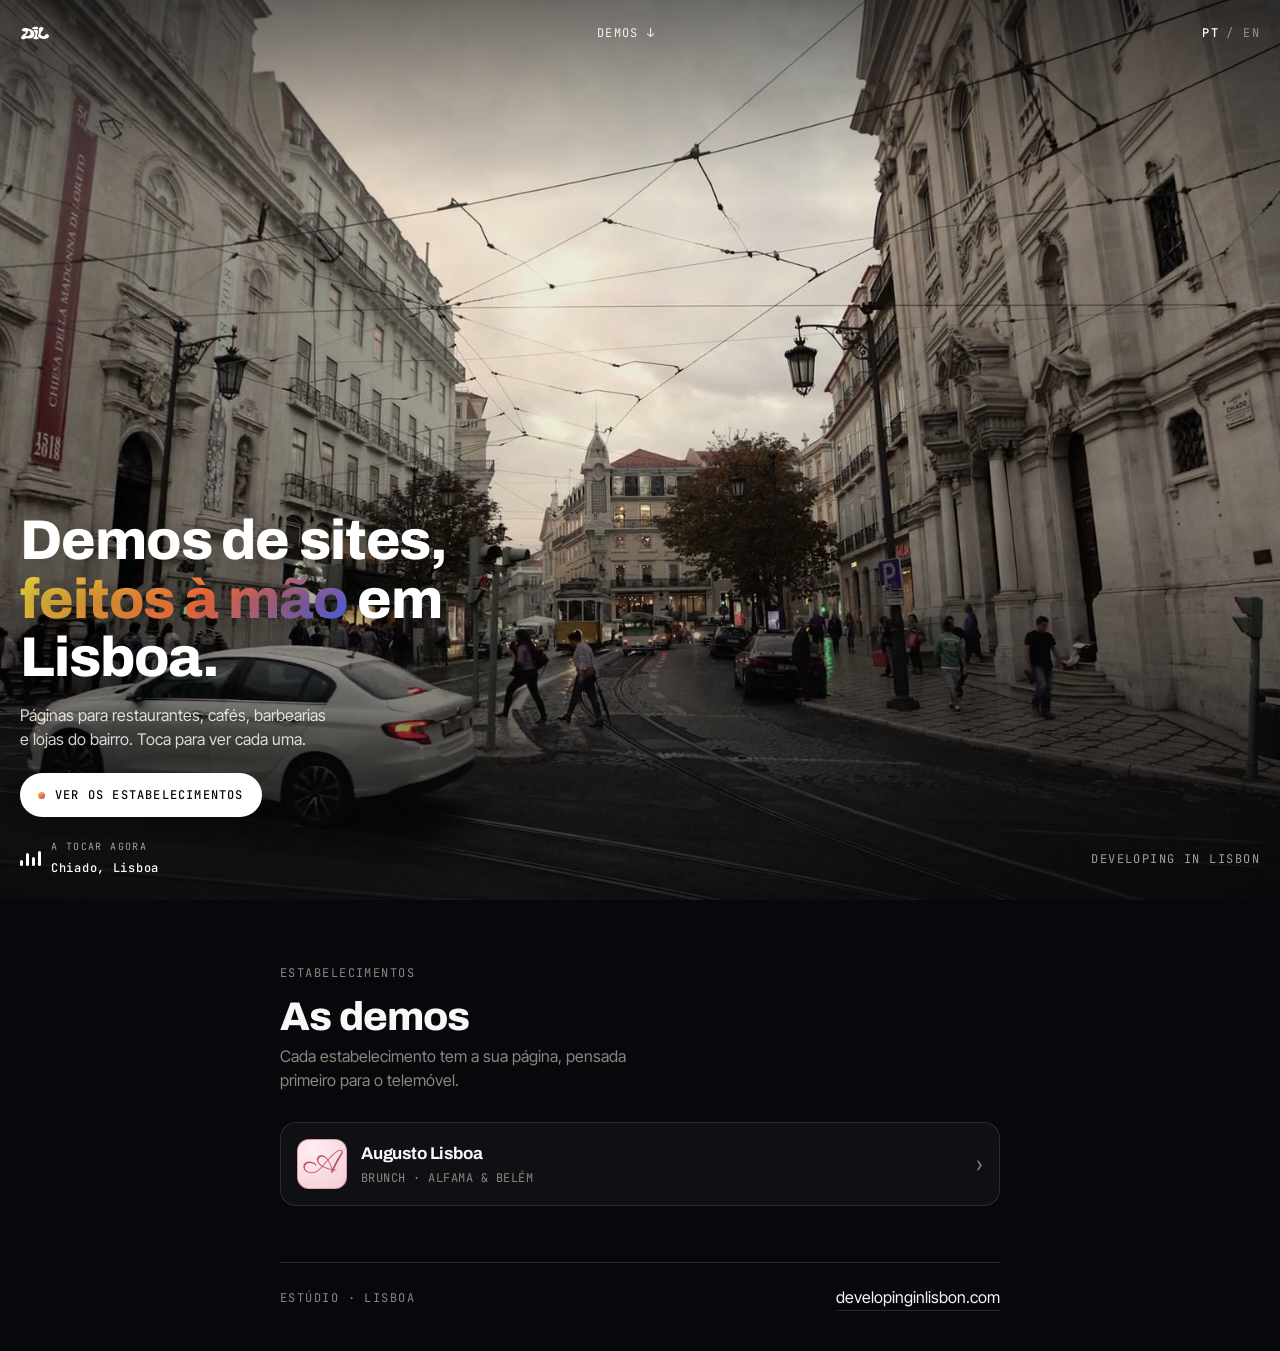
<file: index.html>
<!doctype html>
<html lang="pt">
<head>
<meta charset="utf-8">
<meta name="viewport" content="width=device-width, initial-scale=1">
<title>Developing in Lisbon · Demos</title>
<meta name="description" content="Demos de sites para negócios locais de Lisboa — restaurantes, cafés, barbearias e lojas. Desenhados e programados à mão pelo estúdio Developing in Lisbon.">
<meta name="theme-color" content="#07080b">
<meta name="color-scheme" content="dark">
<meta property="og:title" content="Developing in Lisbon · Demos">
<meta property="og:description" content="Demos de sites para negócios locais de Lisboa, feitos à mão.">
<meta property="og:locale" content="pt_PT">
<link rel="icon" href="assets/dil-logo.svg" type="image/svg+xml">
<link rel="preconnect" href="https://fonts.googleapis.com">
<link rel="preconnect" href="https://fonts.gstatic.com" crossorigin>
<link href="https://fonts.googleapis.com/css2?family=Archivo:wght@500;600;700;800;900&family=Inter+Tight:wght@400;500;600&family=JetBrains+Mono:wght@400;500&family=Parisienne&display=swap" rel="stylesheet">
<style>
  :root{
    --bg:#07080b;
    --ink:#f9f8f8;
    --muted:#8a877f;
    --line:rgba(249,248,248,.12);
    --surface:rgba(249,248,248,.035);
    --surface-2:rgba(249,248,248,.06);
    --grad:linear-gradient(140deg,#ebe23e 0%,#ff6e3e 55%,#4365ff 100%);
    --sans:"Inter Tight",system-ui,-apple-system,sans-serif;
    --disp:"Archivo","Inter Tight",system-ui,sans-serif;
    --mono:"JetBrains Mono",ui-monospace,SFMono-Regular,Menlo,monospace;
  }
  *{box-sizing:border-box}
  html,body{margin:0; width:100%; overflow-x:hidden}
  html{scroll-behavior:smooth; background:var(--bg); -webkit-text-size-adjust:100%}
  body{
    background:var(--bg); color:var(--ink); font-family:var(--sans); min-height:100svh;
    line-height:1.5; -webkit-font-smoothing:antialiased; text-rendering:optimizeLegibility;
  }
  .mono{font-family:var(--mono); font-size:12px; letter-spacing:.12em; text-transform:uppercase}

  /* ---------- HERO ---------- */
  .hero{position:relative; height:100svh; min-height:600px; width:100%; overflow:hidden}
  .hero video,.hero .poster{
    position:absolute; inset:0; width:100%; height:100%; object-fit:cover; z-index:0;
  }
  .hero .scrim{
    position:absolute; inset:0; z-index:1; pointer-events:none;
    background:
      linear-gradient(180deg, rgba(7,8,11,.55) 0%, rgba(7,8,11,0) 22%),
      linear-gradient(0deg, rgba(7,8,11,.78) 0%, rgba(7,8,11,.08) 42%);
  }
  .hero-inner{position:relative; z-index:2; height:100%; display:flex; flex-direction:column;
    padding:18px 20px calc(18px + env(safe-area-inset-bottom)); }

  .topbar{display:flex; align-items:center; gap:12px}
  .logo{height:30px; width:auto; color:#fff; flex:none}
  .logo svg{height:100%; width:auto; display:block}
  .topbar .center{flex:1; text-align:center; color:#fff; opacity:.9}
  .lang{color:#fff; display:flex; gap:7px; align-items:center; flex:none}
  .lang b{font-weight:500}
  .lang .off{opacity:.45}

  .hero-mid{flex:1}
  .headline{
    font-family:var(--disp); font-weight:800; color:#fff;
    font-size:clamp(30px,8.2vw,56px); line-height:1.04; letter-spacing:-.02em;
    max-width:16ch; margin:0; text-shadow:0 2px 30px rgba(0,0,0,.35);
  }
  .headline .g{
    background:var(--grad); -webkit-background-clip:text; background-clip:text; color:transparent;
  }
  .hero-sub{margin:16px 0 22px; color:rgba(255,255,255,.82); font-size:16px; max-width:34ch}
  .cta{
    display:inline-flex; align-items:center; gap:10px; text-decoration:none;
    background:#fff; color:#07080b; font-family:var(--mono); font-size:12px; letter-spacing:.1em;
    text-transform:uppercase; padding:13px 18px; border-radius:999px; font-weight:500;
  }
  .cta .dot{width:7px; height:7px; border-radius:50%; background:var(--grad)}

  .statusbar{display:flex; align-items:center; justify-content:space-between; margin-top:22px; color:#fff}
  .nowplaying{display:flex; align-items:center; gap:10px}
  .eq{display:flex; align-items:flex-end; gap:3px; height:15px}
  .eq span{width:3px; background:#fff; border-radius:2px; animation:eq 1s ease-in-out infinite}
  .eq span:nth-child(1){height:40%; animation-delay:-.2s}
  .eq span:nth-child(2){height:90%; animation-delay:-.5s}
  .eq span:nth-child(3){height:60%; animation-delay:-.1s}
  .eq span:nth-child(4){height:100%; animation-delay:-.7s}
  @keyframes eq{0%,100%{transform:scaleY(.35)}50%{transform:scaleY(1)}}
  .np-text small{display:block; opacity:.6; font-size:10px; letter-spacing:.14em}
  .np-text b{font-family:var(--mono); font-size:12px; font-weight:500; letter-spacing:.06em}
  @media (prefers-reduced-motion:reduce){.eq span{animation:none}}

  /* ---------- DEMOS ---------- */
  .demos{max-width:760px; margin:0 auto; padding:64px 20px 0}
  .eyebrow{color:var(--muted); margin-bottom:14px}
  .demos h2{
    font-family:var(--disp); font-weight:800; font-size:clamp(26px,6vw,40px);
    letter-spacing:-.02em; margin:0 0 6px; line-height:1.05;
  }
  .demos .lead{color:var(--muted); font-size:16px; margin:0 0 30px; max-width:40ch}

  .grid{display:grid; gap:12px}
  a.card{
    display:block; text-decoration:none; color:inherit; position:relative;
    background:var(--surface); border:1px solid var(--line); border-radius:16px;
    padding:16px; transition:background .15s ease, border-color .15s ease, transform .15s ease;
  }
  a.card:hover{background:var(--surface-2); border-color:rgba(255,110,62,.5)}
  a.card:active{transform:scale(.99)}
  .card-top{display:flex; align-items:center; gap:14px}
  .thumb{
    width:50px; height:50px; border-radius:12px; flex:none; display:grid; place-items:center;
    font-size:21px; background:rgba(249,248,248,.06); border:1px solid var(--line); overflow:hidden;
  }
  /* branded mini-thumb per establishment */
  .thumb.augusto{background:radial-gradient(120% 120% at 30% 20%, #fdeef1, #f4c9d2); border-color:rgba(189,78,108,.45)}
  .thumb.augusto span{font-family:"Parisienne",cursive; font-size:32px; line-height:1; color:#bd4e6c; transform:translateY(1px)}
  .card h3{margin:0; font-family:var(--disp); font-weight:700; font-size:17px; letter-spacing:-.01em}
  .card .kind{color:var(--muted); font-size:12px; margin-top:3px; font-family:var(--mono); letter-spacing:.04em; text-transform:uppercase}
  .arrow{margin-left:auto; color:var(--muted); font-size:22px; flex:none; line-height:1}

  .empty{
    border:1px dashed var(--line); border-radius:16px; padding:30px 22px; text-align:center; color:var(--muted);
    background:var(--surface);
  }
  .empty strong{color:var(--ink); display:block; margin-bottom:6px; font-family:var(--disp); font-weight:700; font-size:16px}

  /* ---------- FOOTER ---------- */
  footer{max-width:760px; margin:0 auto; padding:56px 20px calc(40px + env(safe-area-inset-bottom)); color:var(--muted)}
  .foot-top{height:1px; background:var(--line); margin-bottom:22px}
  .foot-row{display:flex; align-items:center; justify-content:space-between; gap:16px; flex-wrap:wrap}
  footer a{color:var(--ink); text-decoration:none; border-bottom:1px solid var(--line); padding-bottom:1px}
  footer a:hover{border-color:var(--ink)}
</style>
</head>
<body>

  <!-- ====================== HERO ====================== -->
  <section class="hero">
    <video class="bg" autoplay muted loop playsinline poster="assets/rua-poster.jpg">
      <source src="assets/rua-tall.mp4" type="video/mp4">
    </video>
    <img class="poster" src="assets/rua-poster.jpg" alt="" aria-hidden="true" style="z-index:0">
    <div class="scrim"></div>

    <div class="hero-inner">
      <div class="topbar">
        <span class="logo" aria-label="Developing in Lisbon">
          <svg viewBox="-40 -312.51 1080 1080" fill-rule="evenodd" role="img">
            <g fill="currentColor">
              <path d="M106.44,448.03l-18.92,5l-14.88,1.54c-18.84,1.95-41.43-3.11-55.95-15.99c-7.7-6.83-12.79-15.5-15.24-25.48 c-3.26-13.29-0.67-27.53,4.29-40.24c3.18-8.16,6.83-15.58,11.52-23.07c10.62-16.97,23.41-32.1,38.1-45.65 c3.93-3.62,7.41-6.84,11.49-10.23c8.94-7.43,17.94-14.26,27.71-20.59l15.98-10.35c19.23-12.46,45.9-27.76,55.94-48.47 c4.52-9.33,4.46-19.97-2.23-28c-4.61-5.54-10.52-9.47-17.46-11.83c-8.19-2.79-16.55-4.24-25.23-4.76l-18.82-1.12 c-4.72-0.28-9.15-0.93-13.84-1.54c-10.96-1.42-21.2-4.36-31.31-8.87c-5.81-2.59-10.91-5.94-15.95-9.75 c-2.72-2.05-4.78-4.37-7.02-6.94c-16.8-19.18-9.68-45.79,8.68-62.2c7-6.25,14.42-11.19,22.82-15.26c4.87-2.36,9.51-4.35,14.69-5.97 c6.28-1.95,12.36-3.76,18.9-4.74c13.4-2.01,25.17-2.57,38.88-1.98c25.57,1.09,50.63,3.99,75.99,8.02 c46.55,7.4,99.06,20.09,142.15,38.93c15.16,6.63,29.24,14.26,42.89,23.5c6.96,4.71,13,9.74,19.47,15.1l16.87,17l13.27,17.18 c7.56,9.79,12.82,20.79,17.54,32.28l8.1,24.82c2.67,10.33,4.05,20.64,4.63,31.27l-0.04,15.7l-1.05,13.32 c-1.48,9.64-3.19,18.96-6.27,28.25c-6.8,20.57-15.31,35.55-29.44,51.82l-9.29,9.25l-11.97,9.66c-7.32,5.91-15.37,10.09-23.86,14.26 c-11.04,5.42-22.22,9.41-34.08,12.7l-24.15,5.21c-11.64,1.85-23.02,3.18-34.81,3.18L279.16,423l-16.65-0.83l-33.88-2.34l-5.2-0.25 l-20.56,0.07l-20.61,2.07c-8.35,0.84-16.35,2.82-24.21,5.67l-13.62,4.93l-15.45,6.65L106.44,448.03z M276.61,325.19 c10.52-4.36,25.62-12.14,33.57-19.49l4.53-4.19l4.68-4.62l4.16-5.11c17.66-23.49,19.42-51.8,10.43-79.41 c-2.28-6.99-4.95-13.39-8.54-19.83c-4.36-7.82-9.08-15.24-14.98-22l-10.54-10.56l-10.42-7.58c-2.7-1.97-5.72-3-8.86-4.04 c-15.01-5.01-31.41-0.9-36.85,13.78c-2.02,5.45-2.87,10.86-2.78,16.7c0.2,12.28-1.05,29.13-6.18,39.74l-7.38,15.24l-6.52,10.01 c-7.16,10.99-16.42,20.02-25.57,29.36l-4.37,4.46L176.61,292l-7.1,8.38c-3.83,4.52-6.65,9.66-8.25,15.4 c-1.97,7.03-0.14,14.37,5.52,19c2.38,1.95,5.19,3.21,8.07,4.3c6.89,2.6,13.9,3.15,21.34,3.06 C223.03,341.79,251.87,335.44,276.61,325.19z"/>
              <path d="M973.16,280.02c18.47,14.43,27.79,36.23,26.77,59.38c-0.5,11.26-3.21,21.46-7.87,31.72c-5.02,11.05-12.2,20.49-20.97,28.9 c-14.42,13.84-34.04,23.79-53.11,29.7c-9.62,2.98-18.8,5.26-28.81,6.79c-17.39,2.65-34.55,4.01-52.17,3.49 c-45.29-1.33-95.65-10.48-138.51-24.92l-24.83-9.69l-10.78-5.18l-13.79-7.87l-14.67-11.07l-6.48-6.43 c-5.96-6.97-11.18-14.31-14.51-22.97c-7.52-19.56-6.3-37.78-0.28-57.68l13.24-37.08l6.43-17.89c7.77-21.62,14.24-47.76,14.8-70.68 c0.24-10.05-0.68-19.59-3.34-29.23l-6.82-18.36c-2.74-7.37-4.66-14.99-4.39-22.89c0.33-9.64,2.69-18.52,6.97-27.03 c8.17-16.26,21.52-30.6,36.87-40.35c6.96-4.42,13.89-8.36,21.72-11.15c8.31-2.96,16.55-5.1,25.32-6.07l15.69-0.45 c10.81,0.28,21.31,2.56,31.17,6.95c9.18,4.09,16.99,10.36,22.5,18.65c2.49,3.74,4.13,7.71,5.56,11.97 c5.9,17.62,2.89,35.98-5.33,52.49l-9.33,15.41l-18.61,23.5l-14.7,17.26l-15.32,19.14l-11.37,16.44l-8.65,15.03 c-5.76,10.01-12.53,30.5-13.08,42.03l-0.59,12.38c0.16,10.16,2.65,19.61,6.87,28.8c2.89,6.3,6.98,11.56,11.56,16.72l2.62,2.54 c5.09,4.95,10.44,9.11,16.56,12.77c17.41,10.4,41.21,18.03,61.34,17.2l5.72-0.24c11.06-0.46,21.66-3.65,31.41-8.79 c6.65-3.5,12.35-8.04,17.18-13.67c4.43-5.17,7.26-10.96,10.46-16.89l7.61-14.06c18.58-27.44,58.44-30.78,86.88-16.95 C964.84,274.03,968.89,276.68,973.16,280.02z"/>
              <path d="M613.29,444.09c-18.76,6.89-50.29,10.29-70.39,10.29l-28.59,0c-13.85,0-37.17-3.07-49.95-8.1 c-5.02-1.97-9.51-4.58-13.83-7.76c-11.67-8.59-14.61-22.37-8.69-35.67c2.03-4.55,4.41-9.05,7.97-12.59l11.34-11.31 c10.72-9.21,20.4-19.1,28.15-30.98c6.95-10.66,12.21-21.64,16.42-33.55l4.64-16.03c4.14-17.78,5.05-35.71,2.46-53.81 c-1.25-8.72-3.04-16.75-5.94-24.99c-8.4-23.86-20.49-40.48-37.24-58.97l-6.07-7.88c-7.28-9.45-7.8-21.27,1.56-29.13 c10.35-8.7,29.28-11.71,42.85-11.7l18.55,0.01c12.22,0.01,23.9,1.74,35.8,4.25c16,3.37,32.11,10.18,43.36,22.1 c7.21,7.64,11.16,17.38,11.71,27.89c0.78,14.9-5.23,29.18-11.36,42.7l-8.69,19.16l-9.33,22.57c-8.6,20.81-15.28,51.46-13.85,74.01 c0.39,15.4,4.52,30.19,13.23,42.93c3.64,5.33,7.89,9.83,12.68,14.08l18.4,13.49l8.63,6.83l2.09,2.06 c7.96,7.85,9.36,22.14-0.69,31.24C624.12,439.21,618.9,442.03,613.29,444.09z"/>
              <path d="M480.53,94.98l-17.51-0.87c-10.68-0.53-21.09-2.13-31.33-5.14C417.82,84.9,403.51,77,401.43,62.02 c-1.37-9.81,4.99-21.37,12.08-27.6l3.32-2.92c10.26-9.02,29.27-17.64,42.59-21.16l15.48-4.09c10.83-2.86,21.69-4.56,32.89-5.17 l16.69-0.91L532.03,0l7.93,0.27c14.85,0.5,29.21,2.67,43.23,7.67c8.23,2.94,15.52,7.3,22.21,12.71l3.5,3.29 c13.19,13.82,17,33.93,4.71,48.94l-3.64,3.61c-8.87,8.78-26.78,13.57-39.57,15.5c-12.08,1.82-23.82,2.93-36.18,2.94L480.53,94.98z"/>
            </g>
          </svg>
        </span>
        <span class="center mono">Demos ↓</span>
        <span class="lang mono"><b>PT</b><span class="off">/ EN</span></span>
      </div>

      <div class="hero-mid"></div>

      <div class="hero-foot">
        <h1 class="headline">Demos de sites, <span class="g">feitos à mão</span> em Lisboa.</h1>
        <p class="hero-sub">Páginas para restaurantes, cafés, barbearias e lojas do bairro. Toca para ver cada uma.</p>
        <a class="cta" href="#demos"><span class="dot"></span>Ver os estabelecimentos</a>

        <div class="statusbar">
          <div class="nowplaying">
            <span class="eq" aria-hidden="true"><span></span><span></span><span></span><span></span></span>
            <span class="np-text"><small class="mono">A TOCAR AGORA</small><b>Chiado, Lisboa</b></span>
          </div>
          <span class="mono" style="opacity:.6">Developing in Lisbon</span>
        </div>
      </div>
    </div>
  </section>

  <!-- ====================== DEMOS ====================== -->
  <section class="demos" id="demos">
    <div class="eyebrow mono">Estabelecimentos</div>
    <h2>As demos</h2>
    <p class="lead">Cada estabelecimento tem a sua página, pensada primeiro para o telemóvel.</p>

    <!-- MONTRA: os cartões das demos entram aqui.
         Modelo de cartão (copiar e preencher):

    <a class="card" href="nome-do-estabelecimento/">
      <div class="card-top">
        <div class="thumb">🍽️</div>
        <div>
          <h3>Nome do Estabelecimento</h3>
          <div class="kind">Restaurante · Zona</div>
        </div>
        <div class="arrow">›</div>
      </div>
    </a>
    -->

    <div class="grid" id="demo-list">
      <a class="card" href="augusto-lisboa/">
        <div class="card-top">
          <div class="thumb augusto"><span>A</span></div>
          <div>
            <h3>Augusto Lisboa</h3>
            <div class="kind">Brunch · Alfama &amp; Belém</div>
          </div>
          <div class="arrow">›</div>
        </div>
      </a>
    </div>
  </section>

  <footer>
    <div class="foot-top"></div>
    <div class="foot-row">
      <span class="mono">Estúdio · Lisboa</span>
      <a href="https://developinginlisbon.com">developinginlisbon.com</a>
    </div>
  </footer>

<style>
  .hero-foot{padding-bottom:4px}
</style>
</body>
</html>
</file>
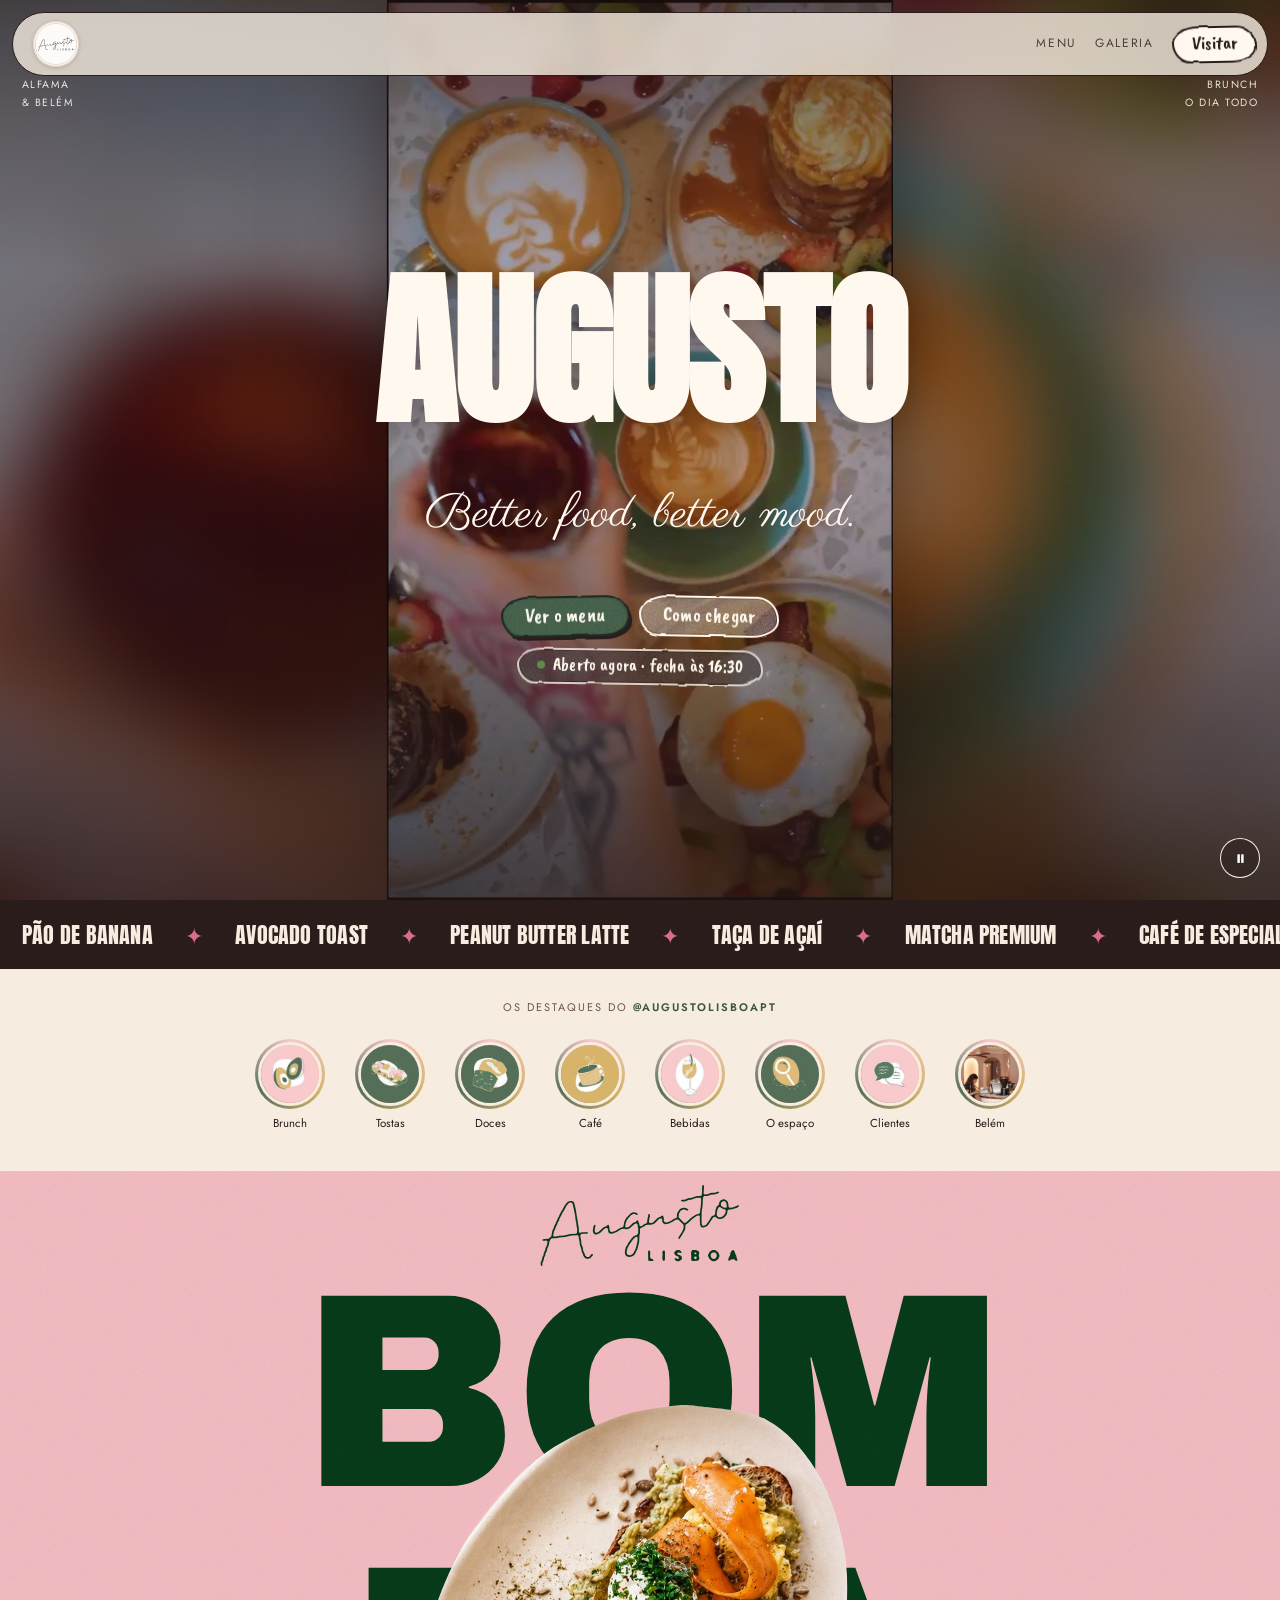
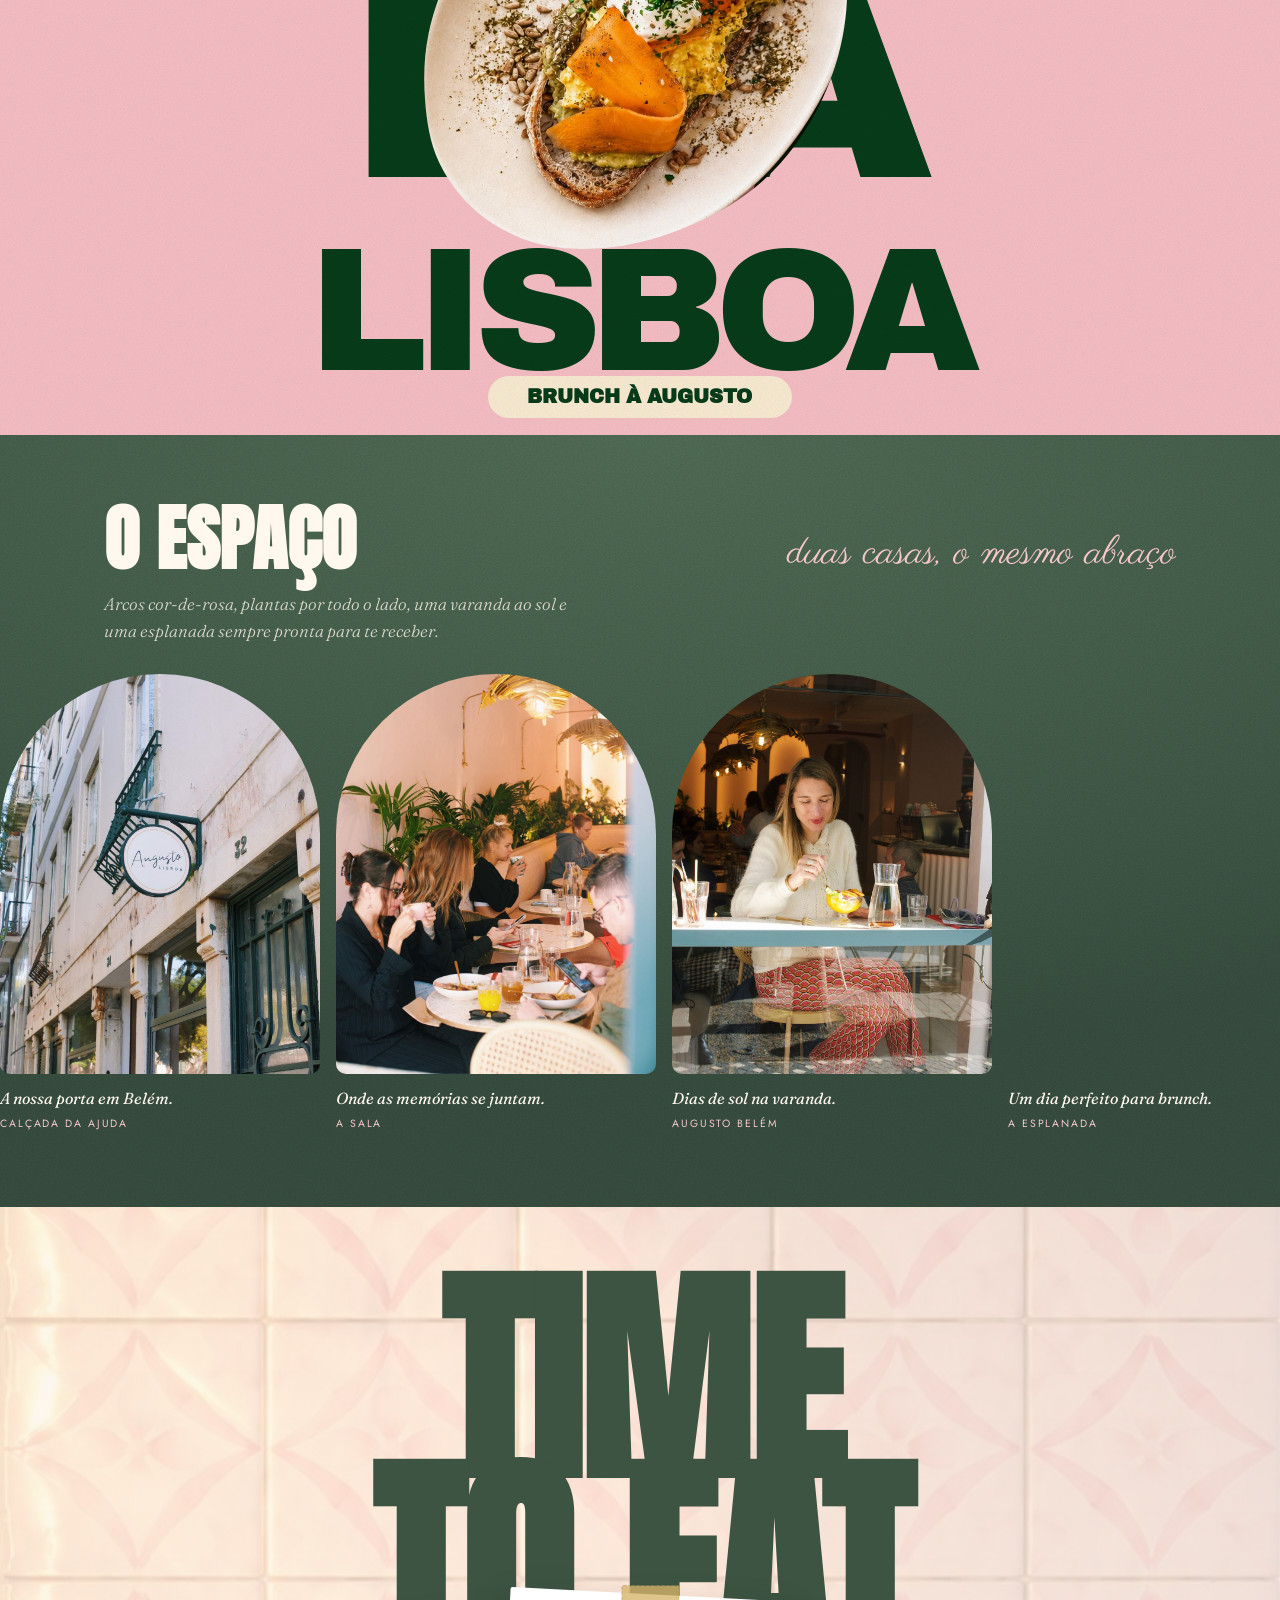
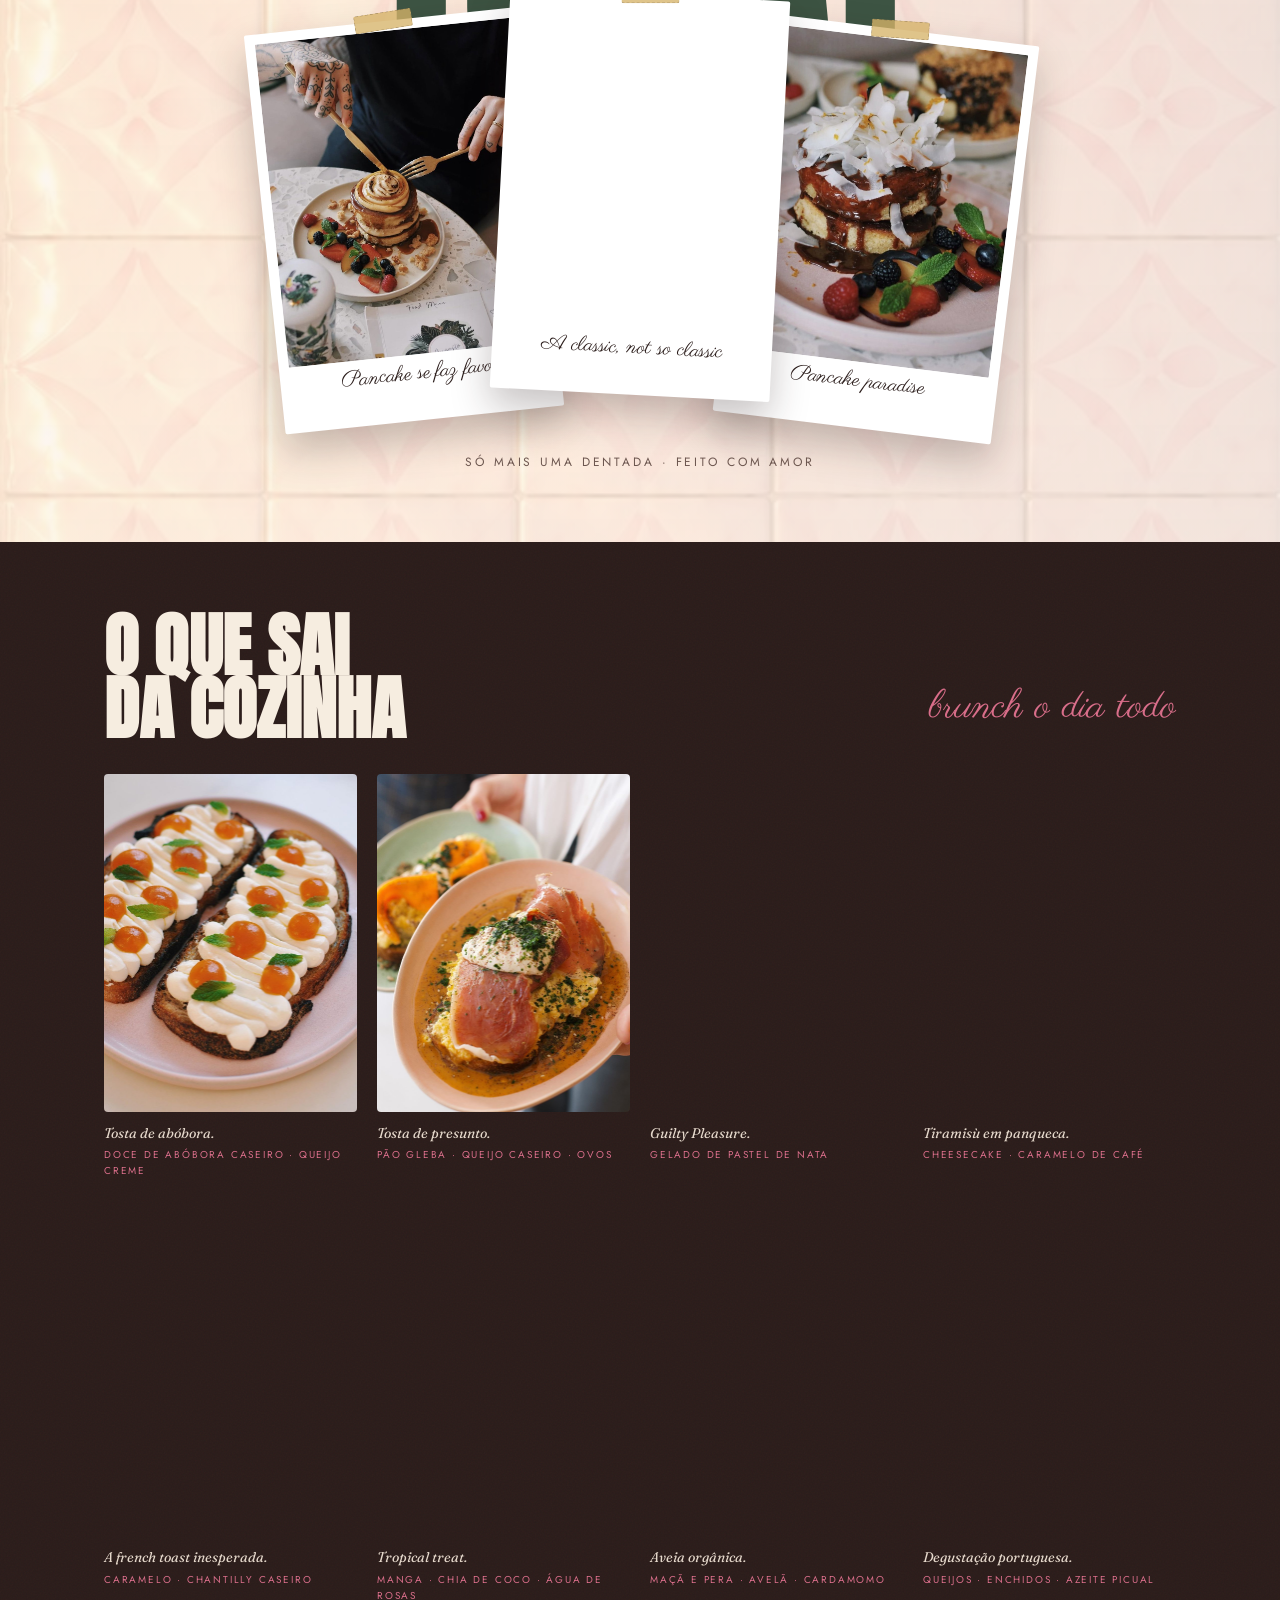
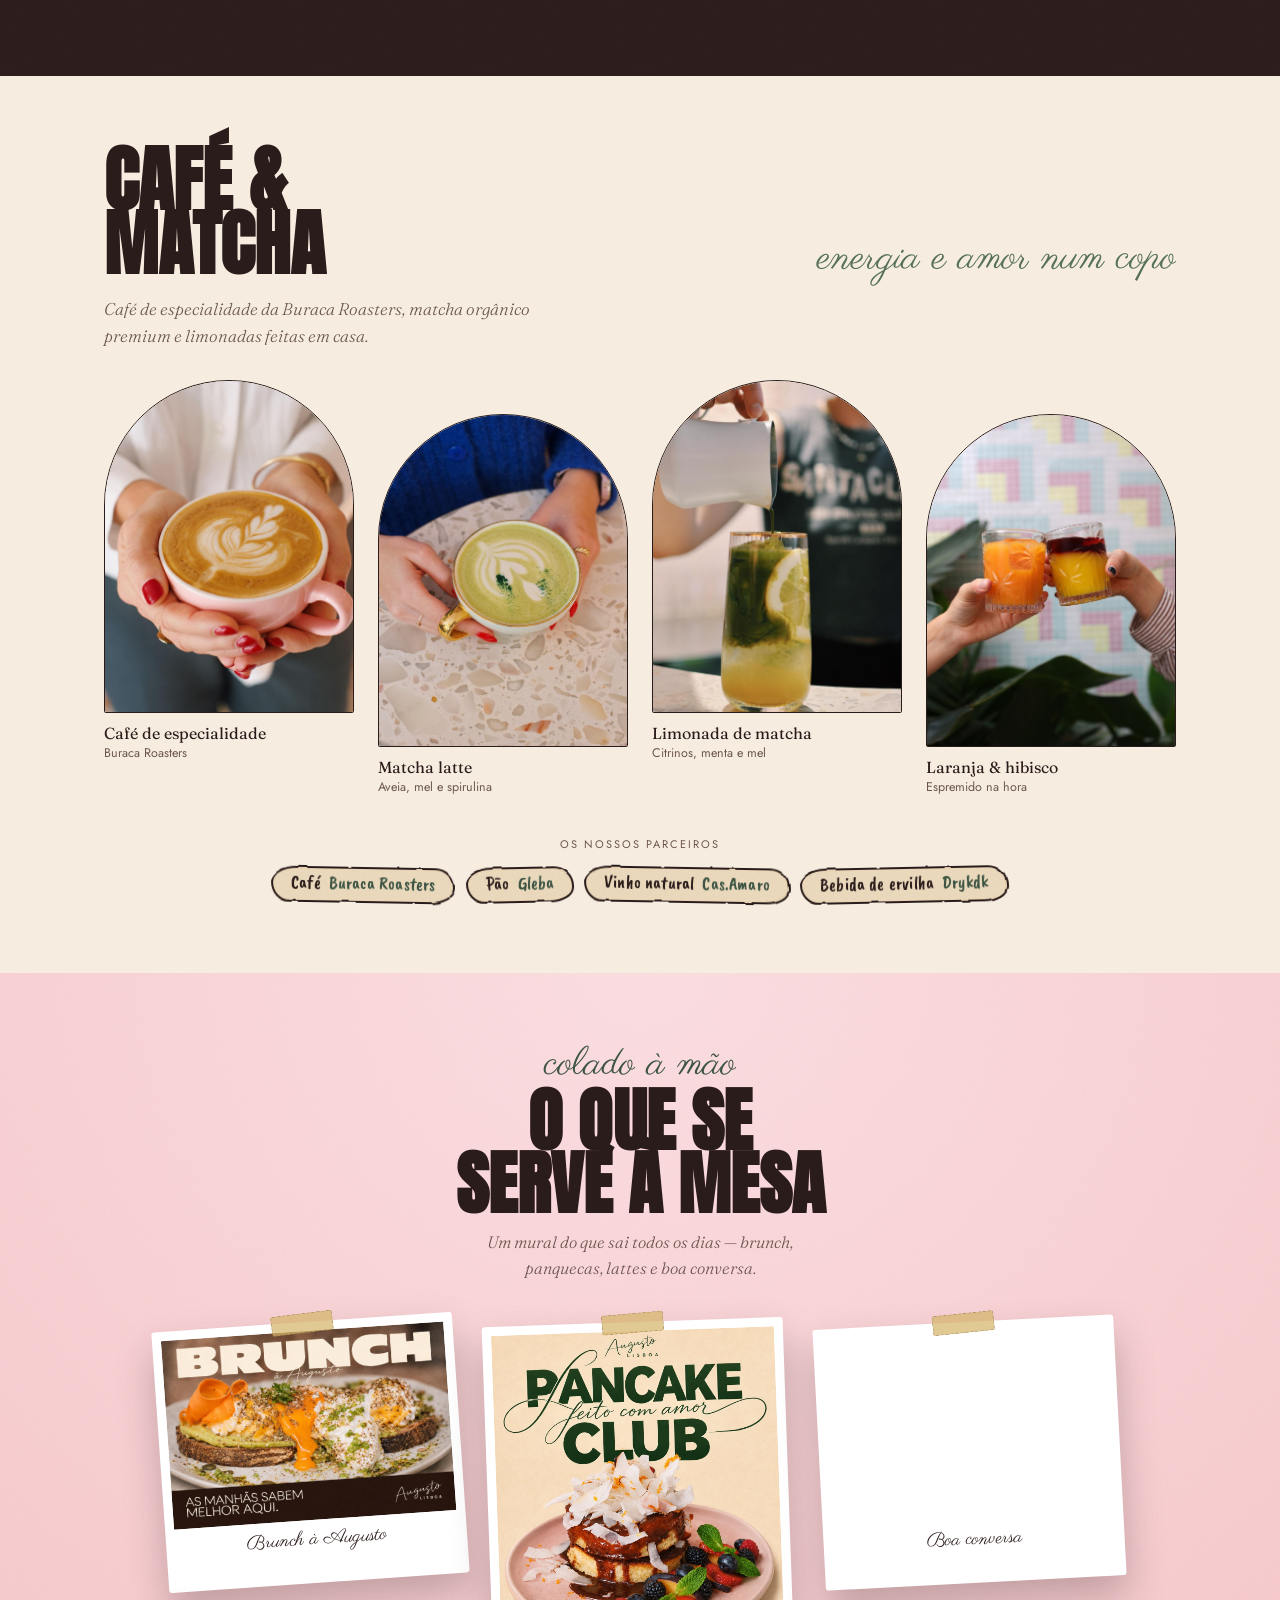
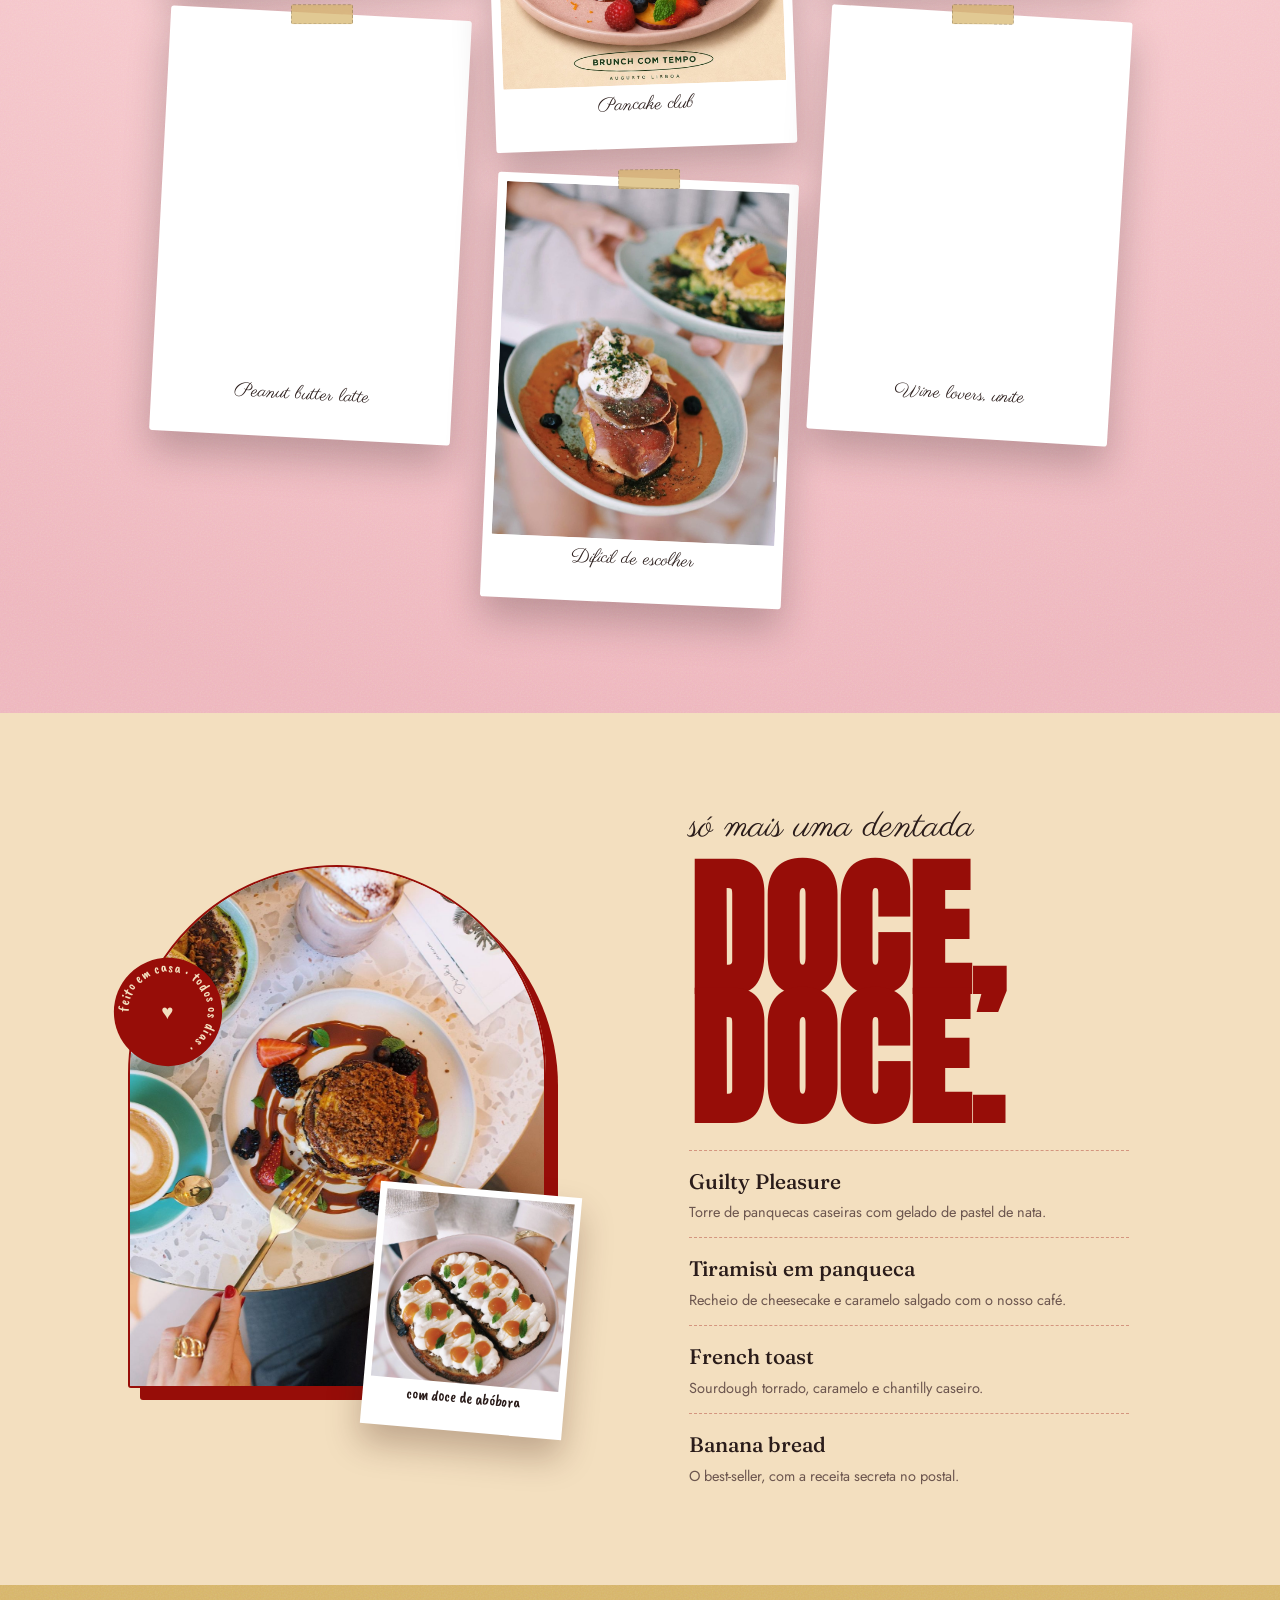
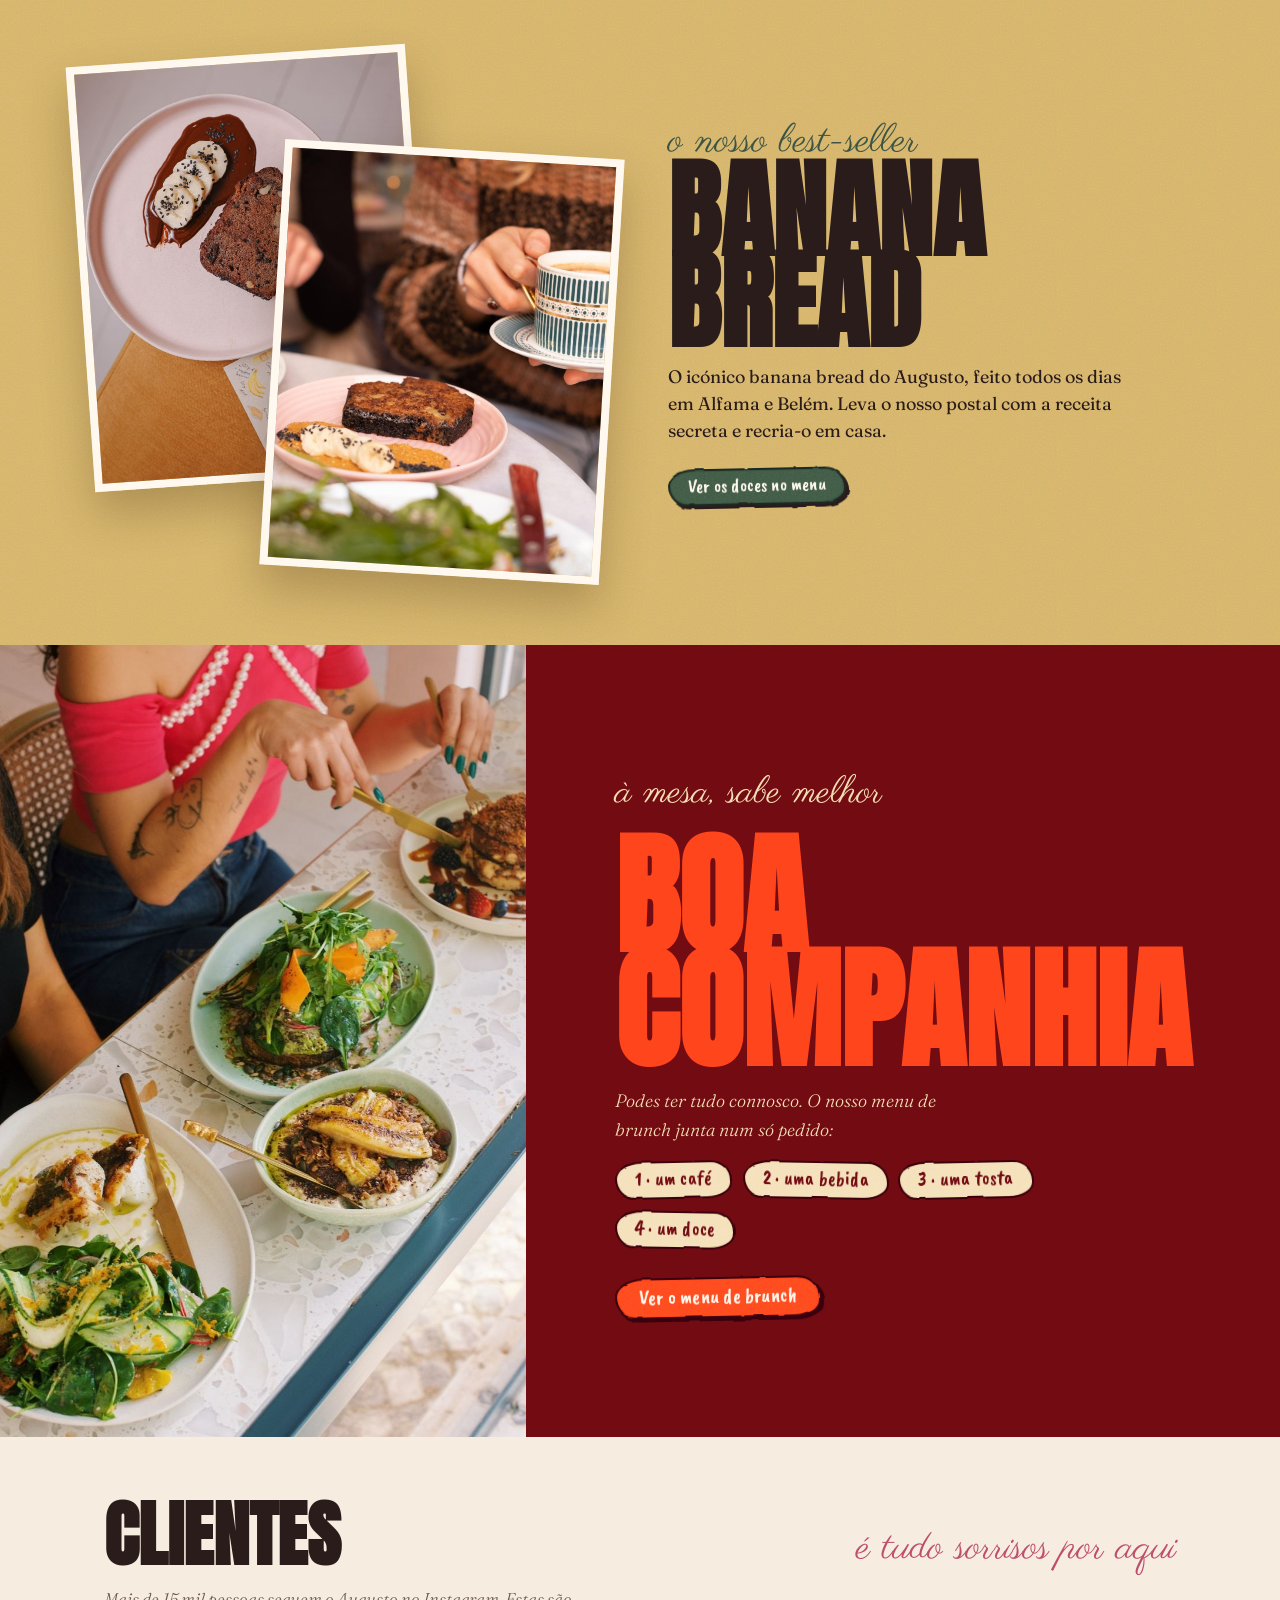
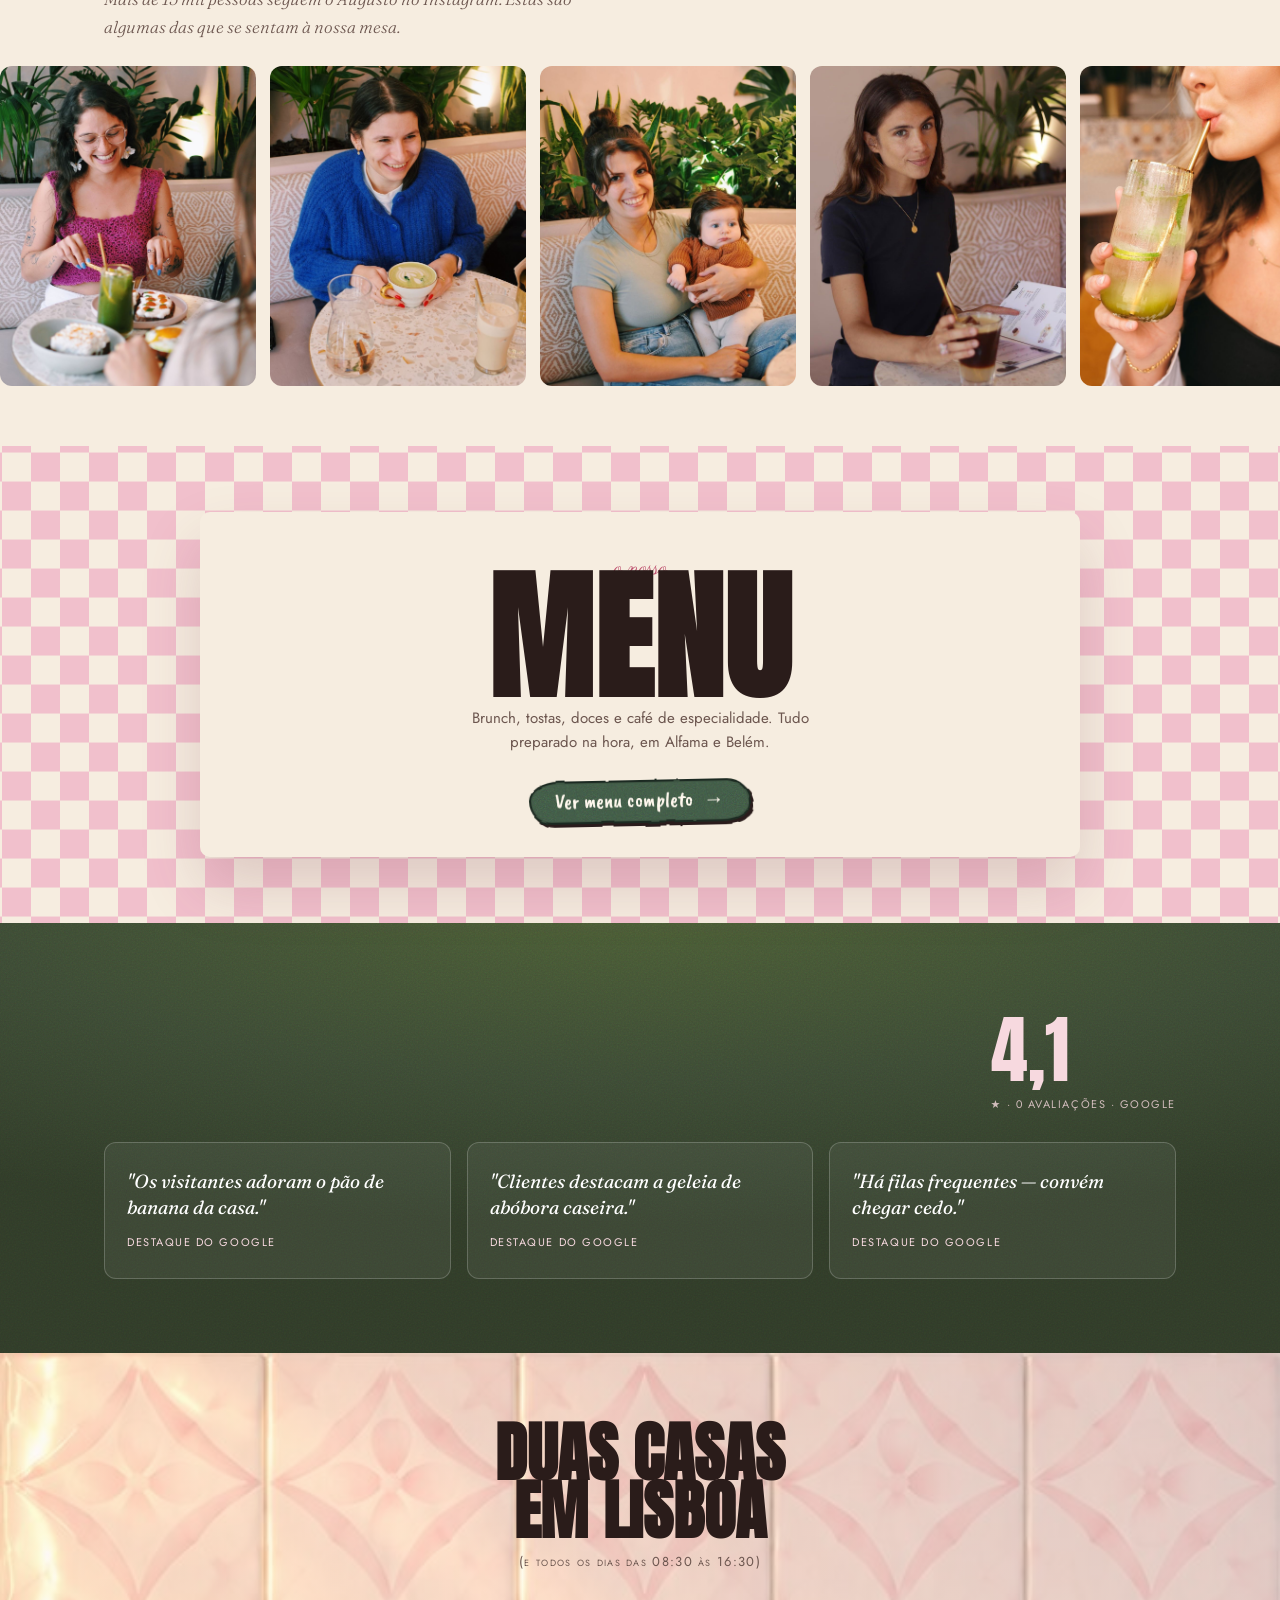
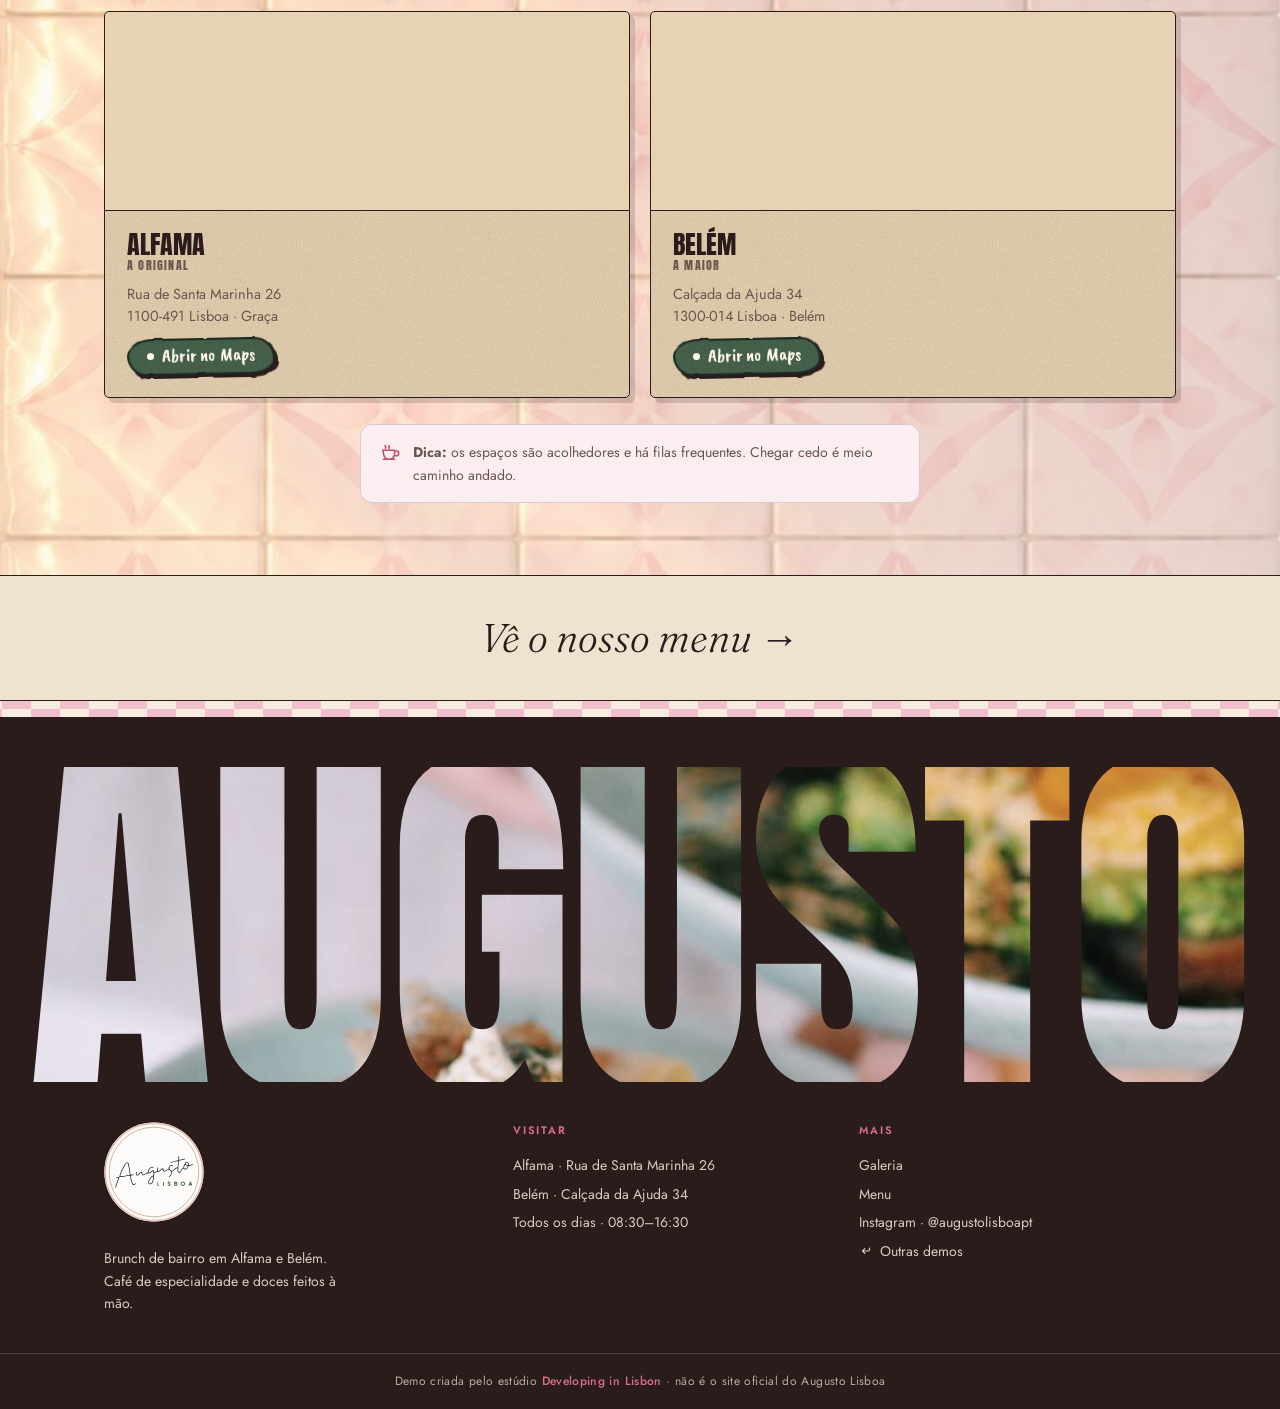
<file: augusto-lisboa/index.html>
<!doctype html>
<html lang="pt">
<head>
<meta charset="utf-8">
<meta name="viewport" content="width=device-width, initial-scale=1">
<title>Augusto Lisboa · Brunch em Alfama & Belém</title>
<meta name="description" content="Augusto Lisboa — brunch de bairro em Alfama e Belém. Café de especialidade, pão de banana da casa e o famoso brunch completo.">
<meta name="theme-color" content="#f6ede0">
<meta property="og:title" content="Augusto Lisboa · Brunch em Lisboa">
<meta property="og:description" content="Brunch de bairro, café de especialidade e o pão de banana da casa. Alfama & Belém.">
<meta property="og:locale" content="pt_PT">
<link rel="preconnect" href="https://fonts.googleapis.com">
<link rel="preconnect" href="https://fonts.gstatic.com" crossorigin>
<link href="https://fonts.googleapis.com/css2?family=Alfa+Slab+One&family=Anton&family=Archivo+Black&family=Fraunces:ital,opsz,wght@0,9..144,300..600;1,9..144,300..500&family=Jost:wght@300;400;500;600&family=Parisienne&family=Caveat+Brush&display=swap" rel="stylesheet">
<style>
  :root{
    --cream:#f6ede0; --cream2:#efe2cf; --blush:#f7d9df; --blush-soft:#fbeef1; --blush-chk:#f1c0cc;
    --rose:#d96e8a; --rose-deep:#bd4e6c; --red:#c43a58; --green:#3c4a34; --kraft:#e7d3b3;
    --ink:#2a1c1a; --ink-soft:#6c564f; --muted:#9a8880; --gold:#b98a3f;
    --line:rgba(42,28,26,.16);
    /* paleta real da marca (destaques do Instagram) */
    --pink:#f6c8cc; --sage:#56705a; --sage-deep:#3d5443; --mustard:#d6b46a;
    --anton:"Anton",Impact,sans-serif; --disp:"Fraunces",Georgia,serif; --script:"Parisienne",cursive; --sans:"Jost",system-ui,sans-serif; --hand:"Caveat Brush","Segoe Print",cursive;
    --maxw:1120px;
  }
  @view-transition{navigation:auto}
  *{box-sizing:border-box}
  html{scroll-behavior:smooth; background:var(--cream); -webkit-text-size-adjust:100%}
  html,body{width:100%; overflow-x:hidden}
  body{margin:0; background:var(--cream); color:var(--ink); font-family:var(--sans); line-height:1.6; min-height:100svh;
    -webkit-font-smoothing:antialiased; text-rendering:optimizeLegibility}
  h1,h2,h3{margin:0; line-height:1}
  a{color:inherit; text-decoration:none}
  img,video{display:block; max-width:100%; height:auto}
  .script{font-family:var(--script); font-weight:400}
  .anton{font-family:var(--anton); font-weight:400; text-transform:uppercase; letter-spacing:-.005em; line-height:.84}
  .serif{font-family:var(--disp)}

  /* grain / textures */
  .grain{position:fixed; inset:0; z-index:9999; pointer-events:none; opacity:.1; mix-blend-mode:overlay; background-size:170px;
    background-image:url("data:image/svg+xml,%3Csvg xmlns='http://www.w3.org/2000/svg' width='170' height='170'%3E%3Cfilter id='n'%3E%3CfeTurbulence type='fractalNoise' baseFrequency='0.9' numOctaves='3' stitchTiles='stitch'/%3E%3C/filter%3E%3Crect width='100%25' height='100%25' filter='url(%23n)'/%3E%3C/svg%3E");
    animation:grain .5s steps(5) infinite}
  @keyframes grain{
    0%{background-position:0 0}20%{background-position:-22px 14px}40%{background-position:16px -24px}
    60%{background-position:-14px -14px}80%{background-position:24px 18px}100%{background-position:0 0}}
  /* strong paper grain on colour blocks (Grainhaus) */
  .grainy{position:relative}
  .grainy::before{content:""; position:absolute; inset:0; z-index:0; pointer-events:none; opacity:.22; mix-blend-mode:overlay;
    background-image:url("data:image/svg+xml,%3Csvg xmlns='http://www.w3.org/2000/svg' width='160' height='160'%3E%3Cfilter id='g'%3E%3CfeTurbulence type='fractalNoise' baseFrequency='0.65' numOctaves='3'/%3E%3C/filter%3E%3Crect width='100%25' height='100%25' filter='url(%23g)'/%3E%3C/svg%3E"); background-size:160px}
  .grainy>*{position:relative; z-index:1}
  /* azulejo tile texture layer */
  .tiles-bg{position:absolute; inset:0; width:100%; height:100%; z-index:0; pointer-events:none}
  .tiles-bg rect{fill:url(#az)}
  /* photo-as-texture divider band */
  .texband{position:relative; height:130px; overflow:hidden}
  .texband img{width:100%; height:100%; object-fit:cover; object-position:center 42%}
  .texband .cap{position:absolute; inset:0; display:grid; place-content:center}
  .texband .cap .pill{background:rgba(246,237,224,.92); color:var(--ink); border:1px solid transparent; backdrop-filter:blur(2px)}

  /* cápsulas feitas à mão: contorno tremido (filtro #rough-edge), papel com grão, letra manuscrita, ligeiramente tortas */
  .pill{--p-bg:#fff8ee; --p-line:var(--ink); --p-ink:var(--ink); --p-sh:transparent; --p-rot:-1.2deg;
    position:relative; isolation:isolate; display:inline-flex; align-items:center; justify-content:center; gap:8px; padding:7px 20px 9px;
    font-family:var(--hand); font-size:19px; font-weight:400; line-height:1.1; letter-spacing:.01em; text-transform:none; white-space:nowrap;
    color:var(--p-ink); background:none; border:0; rotate:var(--p-rot); will-change:rotate, translate;
    transition:rotate .35s cubic-bezier(.2,.7,.2,1), translate .25s ease, color .25s}
  .pill::before,.pill::after{content:""; position:absolute; inset:0; border-radius:38px 30px 36px 28px / 24px 30px 22px 30px; pointer-events:none}
  .pill::before{z-index:-2; background:var(--p-bg); border:2px solid var(--p-line); box-shadow:3px 3px 0 var(--p-sh); filter:url(#rough-edge);
    transition:background .25s}
  .pill::after{z-index:-1; inset:3px; opacity:.5; mix-blend-mode:overlay; background-size:130px;
    background-image:url("data:image/svg+xml,%3Csvg xmlns='http://www.w3.org/2000/svg' width='130' height='130'%3E%3Cfilter id='p'%3E%3CfeTurbulence type='fractalNoise' baseFrequency='1.1' numOctaves='2' stitchTiles='stitch'/%3E%3C/filter%3E%3Crect width='100%25' height='100%25' filter='url(%23p)'/%3E%3C/svg%3E")}
  .pill:nth-of-type(2n){--p-rot:1deg}
  a.pill:hover,button.pill:hover{rotate:0deg; translate:0 -2px}
  a.pill:active{translate:1px 2px}
  .pill-outline{--p-bg:#fff8ee}
  .pill-outline:hover{--p-bg:var(--pink)}
  .pill-fill{--p-bg:var(--sage-deep); --p-line:#1f2c22; --p-ink:#fff8ee; --p-sh:var(--ink)}
  .pill-fill:hover{--p-bg:#2f4234}
  .pill-ghost{--p-bg:rgba(255,248,238,.16); --p-line:#fff8ee; --p-ink:#fff8ee}
  .pill-ghost:hover{--p-bg:#fff8ee; --p-ink:var(--ink)}
  .pill .dot{width:7px;height:7px;border-radius:50%;background:currentColor; flex:none}
  .reg{font-size:.5em; vertical-align:super; font-family:var(--sans); font-weight:500; opacity:.8}
  .paren{font-variant:small-caps; letter-spacing:.1em; color:var(--ink-soft); font-size:12px}

  /* POSTER (imagens geradas) */
  .poster{max-width:720px; margin:0 auto; overflow:hidden; display:block}
  .poster.wide{max-width:1120px}
  .poster img{width:100%; height:auto; display:block; aspect-ratio:1122/1402}
  .poster.wide img{aspect-ratio:3/2}

  /* NAV */
  nav{position:fixed; top:12px; left:12px; right:12px; z-index:100; display:flex; align-items:center; justify-content:space-between;
    padding:8px 10px 8px 20px; border-radius:999px; border:1.5px solid var(--ink); background:rgba(246,237,224,.8); backdrop-filter:blur(10px);
    transition:background .4s, box-shadow .4s}
  @media (hover:none){ nav{backdrop-filter:none; background:rgba(246,237,224,.94)} .hero>.vid-ctrl{backdrop-filter:none; background:rgba(42,28,26,.55)} .grain{display:none} }
  nav.scrolled{background:rgba(246,237,224,.96); box-shadow:0 10px 26px rgba(42,28,26,.14)}
  nav .brand{font-family:var(--script); font-size:27px; color:var(--ink); line-height:1}
  nav .nav-right{display:flex; align-items:center; gap:18px}
  nav .nav-right a.lnk{font-size:12px; letter-spacing:.14em; text-transform:uppercase; color:var(--ink); opacity:.8}
  nav .nav-right a.lnk{display:none}
  @media(min-width:720px){nav .nav-right a.lnk{display:inline}}

  /* ---- banda de cápsulas ovais (24th Pizza) ---- */
  .badge-band{display:flex; align-items:center; justify-content:center; gap:clamp(12px,5vw,44px); padding:48px 20px 44px; flex-wrap:wrap; background:var(--cream); position:relative}
  .badge-oval{display:grid; place-items:center; text-align:center; border:2px solid var(--ink); border-radius:50%;
    min-width:112px; padding:16px 20px; color:var(--rose-deep); font-family:var(--sans); font-weight:600; font-size:11.5px; letter-spacing:.12em; text-transform:uppercase; line-height:1.4}
  .badge-band .mid{font-family:var(--script); font-size:clamp(34px,10vw,60px); color:var(--ink); line-height:.9; position:relative}
  .badge-band .mid::after{content:""; display:block; height:5px; width:60%; margin:6px auto 0; background:var(--rose-deep); border-radius:3px}
  /* ---- pílula de estado "aberto" (Le Petit Bleu) ---- */
  .dot-live{width:8px; height:8px; border-radius:50%; background:#5a8a4a; animation:pulse 1.9s infinite}
  @keyframes pulse{0%{box-shadow:0 0 0 0 rgba(90,138,74,.55)}70%{box-shadow:0 0 0 9px rgba(90,138,74,0)}100%{box-shadow:0 0 0 0 rgba(90,138,74,0)}}
  /* ---- barra CTA full-width (Monte) ---- */
  .cta-bar{display:block; text-align:center; background:var(--cream2); color:var(--ink); padding:30px 20px; border-top:1.5px solid var(--ink); border-bottom:1.5px solid var(--ink);
    font-family:var(--disp); font-style:italic; font-weight:300; font-size:clamp(24px,6.5vw,40px); transition:background .35s; text-decoration:none}
  .cta-bar:hover{background:var(--blush)}
  .cta-bar .arr{font-style:normal; display:inline-block; transition:transform .35s}
  .cta-bar:hover .arr{transform:translateX(10px)}
  /* ---- controlo play/pause do vídeo (Irby's) ---- */
  .vid-ctrl{position:absolute; bottom:14px; right:14px; z-index:5; width:34px; height:34px; border-radius:50%; border:1.5px solid rgba(255,255,255,.9);
    background:rgba(42,28,26,.42); color:#fff; display:grid; place-items:center; cursor:pointer; backdrop-filter:blur(4px); padding:0}
  .vid-ctrl svg{width:15px; height:15px; fill:#fff}

  /* ============ HERO (vídeo em ecrã inteiro + tipo gigante) ============ */
  .hero{position:relative; min-height:100svh; overflow:hidden; isolation:isolate; display:flex; flex-direction:column; align-items:center; justify-content:center;
    padding:122px 20px 34px; background:#3a2a24; color:#fff8ee}
  .hero-bg{position:absolute; inset:0; z-index:-1; overflow:hidden}
  .hero-bg video{width:100%; height:100%; object-fit:cover; object-position:50% 50%; animation:heroZoom 2.6s cubic-bezier(.2,.7,.2,1) both}
  .hero-bg .blur{display:none}
  /* ecrãs horizontais: o vídeo (vertical) fica nítido à altura do ecrã; o mesmo vídeo desfocado enche os lados */
  @media (min-aspect-ratio:4/5){
    .hero-bg .blur{display:block; position:absolute; left:50%; top:50%; width:30%; height:30%; translate:-50% -50%; scale:3.9;
      object-fit:cover; filter:blur(9px) saturate(1.2) brightness(.78); animation:none}
    .hero-bg #heroBg{position:absolute; top:0; left:50%; width:auto; height:100%; aspect-ratio:9/16; translate:-50% 0;
      box-shadow:0 0 90px rgba(20,10,8,.55)}
  }
  .hero>.vid-ctrl{bottom:22px; right:20px; width:40px; height:40px}
  .hero-bg::after{content:""; position:absolute; inset:0;
    background:linear-gradient(180deg, rgba(36,22,18,.55) 0%, rgba(36,22,18,.18) 30%, rgba(36,22,18,.22) 58%, rgba(36,22,18,.72) 100%)}
  @keyframes heroZoom{from{transform:scale(1.08)}to{transform:scale(1)}}
  .hero-top{position:absolute; top:76px; left:0; right:0; z-index:4; display:flex; justify-content:space-between; gap:12px; padding:0 22px}
  .hero-top .micro{font-size:10.5px; letter-spacing:.14em; text-transform:uppercase; color:rgba(255,248,238,.88); line-height:1.7}
  .hero-top .micro.r{text-align:right}
  .hero-word{position:relative; z-index:2; font-family:var(--anton); font-size:clamp(44px,23vw,138px); text-transform:uppercase;
    color:#fff8ee; white-space:nowrap; letter-spacing:-.01em; line-height:.9; will-change:transform;
    text-shadow:0 6px 34px rgba(30,16,12,.35)}
  @media(min-width:760px){.hero-word{font-size:13vw}}
  @keyframes floaty{0%,100%{transform:translateY(0)}50%{transform:translateY(-10px)}}
  .hero-bottom{position:relative; z-index:4; margin-top:22px; display:flex; flex-direction:column; align-items:center; gap:14px; text-align:center}
  .hero-tag{font-size:clamp(34px,10vw,56px); line-height:.9; color:#fff8ee; text-shadow:0 4px 24px rgba(0,0,0,.4)}
  .hero-ctas{display:flex; gap:10px; flex-wrap:wrap; justify-content:center}
  .hero-ctas .pill{font-size:21px; padding:8px 24px 10px}
  .hero .status{--p-bg:rgba(36,22,18,.5); --p-line:rgba(255,248,238,.8); --p-ink:#fff8ee; --p-rot:.8deg; font-size:18px}
  .status.closed .dot-live{background:#c9a27a; animation:none}
  /* desktop: tudo cabe no primeiro ecrã, mesmo em portáteis baixos */
  @media(min-width:760px){
    .hero{padding-top:96px}
    .hero-word{font-size:min(13vw,19svh)}
    .hero-bottom{margin-top:18px; gap:12px}
    .hero-tag{font-size:clamp(34px,5.4svh,48px)}
  }

  /* ============ DESTAQUES (os círculos do Instagram) ============ */
  .highlights{background:var(--cream); padding:30px 0 34px; border-bottom:1px solid var(--line)}
  .highlights .hl-head{text-align:center; font-size:11px; letter-spacing:.18em; text-transform:uppercase; color:var(--ink-soft); margin:0 0 18px; padding:0 20px}
  .highlights .hl-head a{color:var(--sage-deep); font-weight:600}
  .hl-row{display:flex; gap:16px; overflow-x:auto; scroll-snap-type:x mandatory; padding:4px 20px 6px; scrollbar-width:none; justify-content:flex-start}
  .hl-row::-webkit-scrollbar{display:none}
  @media(min-width:760px){.hl-row{justify-content:center; gap:26px}}
  .hl{flex:none; scroll-snap-align:start; display:flex; flex-direction:column; align-items:center; gap:8px; width:74px; text-align:center}
  .hl .ring{width:70px; height:70px; border-radius:50%; padding:3px; background:conic-gradient(var(--pink),var(--mustard),var(--sage),var(--pink));
    transition:transform .35s cubic-bezier(.2,.7,.2,1)}
  .hl .ring img{width:100%; height:100%; border-radius:50%; object-fit:cover; border:3px solid var(--cream)}
  .hl span{font-size:11.5px; color:var(--ink); line-height:1.2}
  .hl:hover .ring{transform:translateY(-3px)}

  /* ============ O ESPAÇO (verde da marca, fotos reais em fita) ============ */
  .espaco{background:radial-gradient(110% 80% at 50% 0%, #4a634f, var(--sage-deep) 60%, #33473a 100%); color:#fff8ee; padding:72px 0 64px; overflow:hidden}
  .sec-head{max-width:var(--maxw); margin:0 auto; padding:0 24px 30px; display:flex; align-items:flex-end; justify-content:space-between; gap:18px; flex-wrap:wrap}
  .sec-head h2{font-family:var(--anton); font-size:clamp(38px,10vw,72px); text-transform:uppercase; line-height:.9}
  .sec-head .script{font-size:clamp(26px,7vw,40px); line-height:.9}
  .sec-head p{flex-basis:100%; margin:0; font-family:var(--disp); font-style:italic; font-weight:300; font-size:17px; max-width:44ch}
  .espaco .sec-head .script{color:var(--pink)}
  .espaco .sec-head p{color:rgba(255,248,238,.82)}
  .strip{display:flex; gap:16px; overflow-x:auto; scroll-snap-type:x mandatory; padding:0 24px 10px; scrollbar-width:thin; scrollbar-color:rgba(255,248,238,.35) transparent}
  @media(min-width:1168px){.strip{padding-left:calc((100vw - var(--maxw))/2 + 24px)}}
  .strip figure{flex:none; width:min(74vw,320px); margin:0; scroll-snap-align:start}
  .strip img{width:100%; aspect-ratio:4/5; object-fit:cover; border-radius:160px 160px 10px 10px}
  .strip figcaption{margin-top:12px; font-family:var(--disp); font-style:italic; font-size:16px}
  .strip figcaption small{display:block; font-family:var(--sans); font-style:normal; font-size:10.5px; letter-spacing:.18em; text-transform:uppercase; color:var(--pink); margin-top:4px}

  /* ============ CAFÉ & MATCHA ============ */
  .cafe{background:var(--cream); padding:72px 0 70px}
  .cafe .sec-head .script{color:var(--sage)}
  .cafe .sec-head p{color:var(--ink-soft)}
  .cafe-grid{max-width:var(--maxw); margin:0 auto; padding:0 24px; display:grid; grid-template-columns:repeat(2,1fr); gap:18px 14px}
  @media(min-width:760px){.cafe-grid{grid-template-columns:repeat(4,1fr); gap:24px}}
  .cafe-grid figure{margin:0}
  .cafe-grid img{width:100%; aspect-ratio:3/4; object-fit:cover; border-radius:999px 999px 12px 12px; border:1.5px solid var(--ink)}
  .cafe-grid figure:nth-child(even){margin-top:34px}
  .cafe-grid figcaption{margin-top:10px; font-family:var(--disp); font-size:16px; line-height:1.25}
  .cafe-grid figcaption small{display:block; font-family:var(--sans); font-size:12.5px; color:var(--ink-soft); margin-top:3px}
  .partners{max-width:var(--maxw); margin:40px auto 0; padding:0 24px; display:flex; flex-wrap:wrap; gap:10px; justify-content:center}
  .partners .lab{flex-basis:100%; text-align:center; font-size:11px; letter-spacing:.18em; text-transform:uppercase; color:var(--ink-soft); margin-bottom:4px}
  .partners .pill{--p-bg:var(--kraft); font-size:18px}
  .partners .pill b{font-weight:400; color:var(--sage-deep)}

  /* ============ BANANA BREAD (mostarda da marca) ============ */
  .banana{background:var(--mustard); color:var(--ink); padding:70px 24px; overflow:hidden}
  .banana .inner{max-width:var(--maxw); margin:0 auto; display:grid; gap:34px; align-items:center}
  @media(min-width:800px){.banana .inner{grid-template-columns:1fr 1fr; gap:56px}}
  .banana .pics{position:relative; height:min(118vw,520px)}
  .banana .pics img{position:absolute; width:64%; aspect-ratio:4/5; object-fit:cover; border:8px solid #fff8ee; box-shadow:0 22px 46px rgba(60,40,10,.28)}
  .banana .pics img:first-child{left:0; top:0; transform:rotate(-4deg)}
  .banana .pics img:last-child{right:0; bottom:0; transform:rotate(3.5deg)}
  .banana .script{font-size:clamp(28px,8vw,40px); color:var(--sage-deep); line-height:.9}
  .banana h2{font-family:var(--anton); font-size:clamp(52px,15vw,108px); text-transform:uppercase; line-height:.84; margin:6px 0 16px}
  .banana p{font-family:var(--disp); font-size:18px; line-height:1.5; max-width:38ch; margin:0 0 24px}

  /* ============ CLIENTES (fita de fotos a passar) ============ */
  .clientes{background:var(--cream); padding:66px 0 60px; overflow:hidden}
  .clientes .sec-head{padding-bottom:26px}
  .clientes .sec-head .script{color:var(--rose-deep)}
  .clientes .sec-head p{color:var(--ink-soft)}
  .cl-track{display:flex; gap:14px; padding-right:14px; width:max-content; animation:scroll 46s linear infinite}
  .clientes:hover .cl-track{animation-play-state:paused}
  .cl-track img{width:auto; max-width:none; height:clamp(220px,62vw,320px); aspect-ratio:4/5; object-fit:cover; border-radius:12px; flex:none}

  /* MARQUEE */
  .marquee{background:var(--ink); color:var(--cream); overflow:hidden; padding:16px 0; white-space:nowrap; border-top:1px solid var(--ink); border-bottom:1px solid var(--ink)}
  .marquee .track{display:inline-flex; animation:scroll 24s linear infinite}
  .marquee span{font-family:var(--anton); font-size:22px; text-transform:uppercase; padding:0 22px; letter-spacing:.01em}
  .marquee .st{color:var(--rose); padding:0 10px}
  @keyframes scroll{to{transform:translateX(-50%)}}

  /* ============ SPLIT STATEMENT (Waygood/Cantine) ============ */
  .split{display:grid; grid-template-columns:1fr; background:var(--ink); color:var(--cream)}
  @media(min-width:800px){.split{grid-template-columns:1fr 1fr}}
  .split .ph{position:relative; min-height:62svh; overflow:hidden}
  .split .ph img{width:100%; height:100%; object-fit:cover; position:absolute; inset:0}
  .split .tx{padding:60px 28px; display:flex; flex-direction:column; justify-content:center; gap:20px}
  .split .eyebrow{font-family:var(--script); font-size:26px; color:var(--rose)}
  .split h2{font-family:var(--anton); font-size:clamp(34px,8.5vw,64px); text-transform:uppercase; line-height:.92; letter-spacing:-.01em}
  .split h2 .hl{position:relative; white-space:nowrap}
  .split h2 .hl svg{position:absolute; left:-6%; top:-12%; width:112%; height:124%; overflow:visible; pointer-events:none}
  .split h2 .hl svg path{fill:none; stroke:var(--rose); stroke-width:3; stroke-linecap:round;
    stroke-dasharray:620; stroke-dashoffset:620; transition:stroke-dashoffset 1.3s ease .3s}
  .split.in h2 .hl svg path{stroke-dashoffset:0}
  .split .sub{font-family:var(--disp); font-style:italic; font-weight:300; font-size:18px; color:#e9ddd0; max-width:34ch}
  .split .row{display:flex; align-items:center; gap:14px; flex-wrap:wrap; color:var(--cream)}

  /* ============ TIME TO EAT (colagem: tipo gigante + polaroids com fita) ============ */
  .tte2{position:relative; overflow:hidden; padding:80px 16px 70px; text-align:center;
    background:linear-gradient(rgba(252,244,236,.74),rgba(252,244,236,.82)), url("assets/azulejo-rosa.jpg") center/cover}
  .tte2-type{position:relative; z-index:1; font-family:var(--anton); text-transform:uppercase; color:var(--sage-deep);
    font-size:clamp(84px,27vw,230px); line-height:.82; letter-spacing:-.01em}
  .tte2-type span{display:block}
  .tte2-pics{position:relative; z-index:2; display:flex; justify-content:center; align-items:flex-start; margin:-26px auto 0; max-width:940px}
  @media(min-width:760px){.tte2-pics{margin-top:-70px}}
  .tp{flex:none; position:relative; width:min(36vw,280px); margin:0 -3vw; background:#fff; padding:8px 8px 28px; border-radius:2px;
    box-shadow:0 18px 38px rgba(42,28,26,.26); transition:rotate .5s cubic-bezier(.2,.7,.2,1), scale .5s cubic-bezier(.2,.7,.2,1)}
  @media(min-width:760px){.tp{margin:0 -22px; padding:10px 10px 36px}}
  .tp1{rotate:-6deg; translate:0 26px} .tp2{rotate:3deg; z-index:2} .tp3{rotate:7deg; translate:0 34px}
  .tp:hover{rotate:0deg; scale:1.04; z-index:3}
  .tp img{width:100%; aspect-ratio:4/5; object-fit:cover; border-radius:1px}
  .tp figcaption{margin-top:9px; font-family:var(--script); font-size:clamp(14px,4vw,21px); line-height:1; color:var(--ink)}
  .tp .tk{position:absolute; top:-9px; left:50%; width:58px; height:18px; translate:-50% 0; rotate:-3deg;
    background:rgba(214,180,106,.78); border:1px dashed rgba(42,28,26,.22); border-radius:2px}
  .tte2-cap{position:relative; z-index:2; margin:58px 0 0; font-size:12px; letter-spacing:.24em; text-transform:uppercase; color:var(--ink-soft)}

  /* ============ DOCE, DOCE (janela em arco, polaroid e selo a rodar) ============ */
  .doce{background:#f3dfbf; color:#970d08; padding:84px 22px; overflow:hidden}
  .doce-in{max-width:var(--maxw); margin:0 auto; display:grid; gap:56px; align-items:center}
  @media(min-width:860px){.doce-in{grid-template-columns:1.05fr 1fr; gap:72px}}
  .doce-pics{position:relative; width:100%; max-width:440px; margin:0 auto; padding:0 22px 44px 0}
  .doce-arch{aspect-ratio:4/5; border-radius:999px 999px 14px 14px; overflow:hidden; border:2px solid #970d08; box-shadow:12px 12px 0 #970d08}
  .doce-arch img{width:100%; height:100%; object-fit:cover}
  .doce-pol{position:absolute; right:-4px; bottom:0; width:46%; margin:0; background:#fff; padding:7px 7px 26px; rotate:5deg; box-shadow:0 18px 34px rgba(60,20,10,.28)}
  .doce-pol img{width:100%; aspect-ratio:1; object-fit:cover}
  .doce-pol figcaption{margin-top:6px; text-align:center; font-family:var(--hand); font-size:16px; line-height:1; color:var(--ink)}
  .doce-seal{position:absolute; left:-16px; top:16%; width:112px; height:112px; animation:spin 24s linear infinite}
  .doce-seal circle{fill:#970d08}
  .doce-seal text{fill:#f3dfbf; font-family:var(--hand); font-size:15.5px; letter-spacing:.06em}
  .doce-seal .c{text-anchor:middle; font-size:22px}
  @keyframes spin{to{rotate:360deg}}
  .doce-tx .script{font-size:clamp(26px,7vw,38px); color:var(--ink)}
  .doce-tx h2{font-family:var(--anton); text-transform:uppercase; font-size:clamp(72px,20vw,150px); line-height:.86; margin:8px 0 26px}
  .doce-list{list-style:none; margin:0; padding:0; max-width:440px}
  .doce-list li{padding:14px 0; border-top:1.5px dashed rgba(151,13,8,.35)}
  .doce-list b{display:block; font-family:var(--disp); font-weight:500; font-size:21px; color:var(--ink)}
  .doce-list span{display:block; margin-top:2px; font-size:14.5px; color:var(--ink-soft)}

  /* ============ BOA COMPANHIA (foto inteira + menu de brunch em cápsulas) ============ */
  .boa{display:grid; background:#730b13; color:#f4deb4}
  @media(min-width:860px){.boa{grid-template-columns:1fr 1fr; min-height:88svh}}
  .boa-ph{position:relative; min-height:64svh; overflow:hidden}
  .boa-ph img{position:absolute; inset:0; width:100%; height:100%; object-fit:cover}
  .boa-tx{padding:52px 26px 64px; display:flex; flex-direction:column; justify-content:center; gap:16px}
  @media(min-width:860px){.boa-tx{padding:70px 7vw}}
  .boa-tx .script{font-size:clamp(26px,7vw,38px)}
  .boa-tx h2{font-family:var(--anton); text-transform:uppercase; color:#ff451b; font-size:clamp(64px,17vw,132px); line-height:.86}
  .boa-tx p{margin:4px 0 0; max-width:34ch; font-family:var(--disp); font-style:italic; font-weight:300; font-size:18px}
  .boa-combo{display:flex; flex-wrap:wrap; gap:12px 10px; max-width:430px}
  .boa-combo .pill{--p-bg:#f4deb4; --p-line:#3a0509; --p-ink:#730b13; font-size:20px}
  .boa-cta{align-self:flex-start; margin-top:12px; font-size:21px; padding:8px 24px 10px; --p-bg:#ff451b; --p-line:#3a0509; --p-ink:#fff8ee; --p-sh:#3a0509}
  .boa-cta:hover{--p-bg:#e83a12}

  /* ============ HORA DE COMER (letras espalhadas sobre foto — Time to Eat) ============ */
  .tte{position:relative; min-height:92svh; overflow:hidden; display:grid; place-items:center; padding:72px 16px;
    background:#241318 url("assets/hero-poster.jpg") center/cover no-repeat}
  .tte .veil{position:absolute; inset:0; z-index:1; background:linear-gradient(rgba(18,8,11,.5), rgba(18,8,11,.64))}
  .tte .grainlayer{position:absolute; inset:0; z-index:3; pointer-events:none; opacity:.15; mix-blend-mode:overlay;
    background-image:url("data:image/svg+xml,%3Csvg xmlns='http://www.w3.org/2000/svg' width='170' height='170'%3E%3Cfilter id='t'%3E%3CfeTurbulence type='fractalNoise' baseFrequency='0.7' numOctaves='3'/%3E%3C/filter%3E%3Crect width='100%25' height='100%25' filter='url(%23t)'/%3E%3C/svg%3E"); background-size:170px}
  .tte-letters{position:relative; z-index:2; display:flex; flex-wrap:wrap; justify-content:center; align-items:center; gap:4px 20px; max-width:620px}
  .tte-letters .brk{flex-basis:100%; height:0; margin:0; padding:0}
  .tte-letters span:not(.brk){font-family:"Archivo Black",Impact,sans-serif; text-transform:uppercase; font-size:clamp(70px,22vw,150px); line-height:.72; letter-spacing:-.01em; color:var(--cream);
    display:inline-block; filter:url(#rough); text-shadow:0 6px 22px rgba(0,0,0,.5)}
  .tte-letters span:nth-child(3n){transform:rotate(4deg) translateY(-6px)}
  .tte-letters span:nth-child(3n+1){transform:rotate(-5deg) translateY(5px)}
  .tte-letters span:nth-child(3n+2){transform:rotate(2deg)}
  .tte-letters .emblem{width:clamp(56px,16vw,104px); height:clamp(56px,16vw,104px); display:grid; place-items:center; transform:rotate(0)!important; filter:none}
  .tte-letters .emblem svg{width:100%; height:100%}
  .tte-letters .emblem circle.bg{fill:var(--cream)}
  .tte-cap{position:absolute; z-index:3; bottom:34px; left:0; right:0; text-align:center; font-size:12px; letter-spacing:.24em; text-transform:uppercase; color:var(--cream)}

  /* ============ ABOUT (scalloped card over photo — Grainhaus) ============ */
  .about{position:relative; color:#fff; overflow:hidden;
    background:radial-gradient(90% 70% at 50% 0%, #cb5c7a, var(--rose-deep) 62%, #a53f5c 100%)}
  .about .head{max-width:var(--maxw); margin:0 auto; padding:70px 24px 26px; text-align:center}
  .about .head .script{font-size:clamp(52px,15vw,104px); color:var(--cream); line-height:.8}
  .about .head .tri{display:flex; gap:26px; justify-content:center; flex-wrap:wrap; margin-top:16px; font-size:12px; letter-spacing:.2em; text-transform:uppercase; color:rgba(255,255,255,.82)}
  .about .photo-strip{position:relative}
  .about .photo-strip>img{width:100%; height:420px; object-fit:cover; display:block}
  .about .card{position:relative; max-width:760px; margin:-120px auto 0; background:var(--cream); color:var(--ink); border-radius:0 0 18px 18px; padding:40px 28px 44px;
    --s:15px; -webkit-mask:radial-gradient(var(--s) at 50% 0,#0000 99%,#000) 50%/calc(2*var(--s)) 100%; mask:radial-gradient(var(--s) at 50% 0,#0000 99%,#000) 50%/calc(2*var(--s)) 100%}
  .about .card .labs{display:flex; justify-content:space-between; font-size:12px; letter-spacing:.14em; text-transform:uppercase; color:var(--rose-deep); margin-bottom:22px; padding-top:10px}
  .about .card .circle{width:200px; height:200px; border-radius:50%; overflow:hidden; margin:0 auto 24px; border:1px solid var(--line)}
  .about .card .circle img{width:100%;height:100%;object-fit:cover}
  .about .card p{text-align:center; color:var(--ink-soft); max-width:46ch; margin:0 auto; font-size:15.5px}
  .about .card p b{color:var(--ink)}

  /* ============ GALLERY (Cantine strip + captions) ============ */
  .gal-wrap{background:var(--ink); color:var(--cream); padding:72px 0}
  .gal-head{max-width:var(--maxw); margin:0 auto; padding:0 24px 34px; display:flex; align-items:flex-end; justify-content:space-between; gap:20px; flex-wrap:wrap}
  .gal-head h2{font-family:var(--anton); font-size:clamp(34px,9vw,70px); text-transform:uppercase; line-height:.9}
  .gal-head .script{font-size:clamp(26px,7vw,40px); color:var(--rose)}
  .gal{max-width:var(--maxw); margin:0 auto; padding:0 24px; display:grid; grid-template-columns:repeat(2,1fr); gap:16px}
  @media(min-width:760px){.gal{grid-template-columns:repeat(4,1fr); gap:20px}}
  .gi figure{margin:0; overflow:hidden; border-radius:4px}
  .gi img{width:100%; aspect-ratio:3/4; object-fit:cover; transition:transform 1.1s cubic-bezier(.2,.7,.2,1)}
  .gi:hover img{transform:scale(1.06)}
  .gi figcaption{margin-top:10px; font-family:var(--disp); font-style:italic; font-size:14px; color:#e5d8cb}
  .gi .n{display:block; font-family:var(--sans); font-style:normal; font-size:10px; letter-spacing:.18em; text-transform:uppercase; color:var(--rose); margin-top:3px}

  /* ============ COM MIMO (prato sobre tipo gigante tonal — Lolo) ============ */
  .conmimo{position:relative; overflow:hidden; color:var(--cream); min-height:94svh; display:grid; place-items:center; padding:92px 20px;
    background:
      radial-gradient(64% 50% at 50% 38%, rgba(255,230,235,.14), transparent 62%),
      radial-gradient(130% 110% at 46% 42%, #9a3254 0%, #7f2440 60%, #671d35 100%)}
  /* film grain over the whole scene (like the Lolo photo) */
  .conmimo::after{content:""; position:absolute; inset:0; z-index:5; pointer-events:none; opacity:.14; mix-blend-mode:overlay;
    background-image:url("data:image/svg+xml,%3Csvg xmlns='http://www.w3.org/2000/svg' width='170' height='170'%3E%3Cfilter id='f'%3E%3CfeTurbulence type='fractalNoise' baseFrequency='0.7' numOctaves='3'/%3E%3C/filter%3E%3Crect width='100%25' height='100%25' filter='url(%23f)'/%3E%3C/svg%3E"); background-size:170px}
  .cm-word{position:absolute; z-index:1; top:50%; left:50%; transform:translate(-50%,-50%); text-align:center; white-space:nowrap;
    font-family:var(--anton); text-transform:uppercase; font-size:clamp(124px,47vw,350px); line-height:.78; letter-spacing:-.01em; color:#d4567a}
  .cm-plate{position:relative; z-index:2; width:min(64vw,360px); aspect-ratio:1/1; border-radius:50%; overflow:hidden;
    box-shadow:34px 54px 100px rgba(45,8,22,.6); border:2px solid rgba(255,255,255,.14)}
  .cm-plate img{width:100%; height:100%; object-fit:cover; transition:transform 7s ease}
  .cm-plate:hover img{transform:scale(1.07)}
  .cm-caps{position:absolute; z-index:3; left:0; right:0; bottom:38px; display:flex; justify-content:space-between; gap:8px; padding:0 26px;
    font-size:12px; letter-spacing:.22em; text-transform:uppercase; color:var(--cream); font-weight:500}
  .cm-caps span{flex:1}
  .cm-caps span:nth-child(2){text-align:center}
  .cm-caps span:last-child{text-align:right}

  /* ============ CONTES (palavra chunky + prato + grão) ============ */
  .contes{position:relative; overflow:hidden; min-height:96svh; display:grid; place-items:center; padding:84px 16px;
    background:radial-gradient(105% 85% at 50% 34%, #fbf4e7 0%, #f1e7d3 56%, #e6d8bf 100%)}
  .cn-word{position:absolute; inset:0; z-index:1; display:flex; flex-direction:column; align-items:center; justify-content:center;
    font-family:"Alfa Slab One",Georgia,serif; text-transform:uppercase; color:var(--red); line-height:.8; letter-spacing:-.005em; white-space:nowrap}
  .cn-word span{font-size:clamp(118px,45vw,300px)}
  .cn-plate{position:relative; z-index:2; width:min(49vw,232px); aspect-ratio:1/1; border-radius:50%; overflow:hidden;
    box-shadow:0 34px 74px rgba(60,20,20,.3); border:2px solid rgba(255,255,255,.5)}
  .cn-plate img{width:100%; height:100%; object-fit:cover; transition:transform 7s ease}
  .cn-plate:hover img{transform:scale(1.06)}
  .cn-caps{position:absolute; z-index:3; left:0; right:0; bottom:36px; display:flex; justify-content:space-between; padding:0 26px;
    font-size:12px; letter-spacing:.22em; text-transform:uppercase; color:var(--ink); font-weight:500}
  .cn-caps span:nth-child(2){text-align:center; flex:1}
  .cn-caps span:last-child{text-align:right}
  .contes .grainlayer{position:absolute; inset:0; z-index:4; pointer-events:none; opacity:.42; mix-blend-mode:multiply;
    background-image:
      url("data:image/svg+xml,%3Csvg xmlns='http://www.w3.org/2000/svg' width='140' height='140'%3E%3Cfilter id='c'%3E%3CfeTurbulence type='fractalNoise' baseFrequency='0.85' numOctaves='4'/%3E%3C/filter%3E%3Crect width='100%25' height='100%25' filter='url(%23c)'/%3E%3C/svg%3E"),
      url("data:image/svg+xml,%3Csvg xmlns='http://www.w3.org/2000/svg' width='360' height='360'%3E%3Cfilter id='m'%3E%3CfeTurbulence type='fractalNoise' baseFrequency='0.09' numOctaves='2'/%3E%3C/filter%3E%3Crect width='100%25' height='100%25' filter='url(%23m)' opacity='0.6'/%3E%3C/svg%3E");
    background-size:140px, 360px}

  /* ============ MENU (checker + Anton) ============ */
  .checker{background:repeating-conic-gradient(var(--blush-chk) 0% 25%, var(--cream) 0% 50%) 50% / 58px 58px}
  .menu{position:relative; padding:66px 0}
  .menu .frame{position:relative; z-index:2; max-width:880px; margin:0 auto; background:var(--cream); border-radius:10px; padding:40px 26px 34px; box-shadow:0 30px 60px rgba(124,58,80,.2)}
  .menu .bigword{text-align:center; margin-bottom:8px}
  .menu .bigword .script{display:block; font-size:22px; color:var(--rose-deep); margin-bottom:-6px}
  .menu .bigword h2{font-family:var(--anton); font-size:clamp(64px,19vw,140px); color:var(--ink); text-transform:uppercase; line-height:.82; letter-spacing:.01em}
  .menu-cols{display:grid; gap:2px 54px; margin-top:28px}
  @media(min-width:760px){.menu-cols{grid-template-columns:1fr 1fr}}
  .mi{display:flex; align-items:baseline; gap:12px; padding:15px 0; border-bottom:1px solid var(--line)}
  .mi .n{font-family:var(--disp); font-size:19px}
  .mi .dots{flex:1; border-bottom:1px dotted var(--line); transform:translateY(-4px); min-width:16px}
  .mi .p{font-family:var(--disp); font-size:18px; color:var(--rose-deep); white-space:nowrap}
  .star{display:inline-block; font-size:9px; letter-spacing:.14em; text-transform:uppercase; color:var(--gold); border:1px solid var(--gold); border-radius:999px; padding:2px 8px; margin-left:8px; vertical-align:middle}
  .menu-note{margin-top:16px; font-size:12px; color:var(--muted); text-align:center}

  /* ============ VOICES (verde-musgo granulado — Grainhaus) ============ */
  .voices{color:var(--cream); padding:74px 0; overflow:hidden;
    background:radial-gradient(95% 75% at 50% -5%, #4b5d35, var(--green) 55%, #303b28 100%)}
  .voices .wrap{max-width:var(--maxw); margin:0 auto; padding:0 24px}
  .voices .head{display:flex; align-items:flex-end; justify-content:space-between; gap:20px; flex-wrap:wrap; margin-bottom:30px}
  .voices h2{font-family:var(--anton); font-size:clamp(34px,9vw,64px); text-transform:uppercase; line-height:.9; color:#fff}
  .voices .score{font-family:var(--anton); font-size:clamp(48px,13vw,74px); color:var(--blush); line-height:1}
  .voices .score .count{font-variant-numeric:tabular-nums}
  .voices .score>.count{display:block; line-height:1; padding-top:.04em}
  .voices .score small{display:block; font-family:var(--sans); font-size:11px; line-height:1.4; letter-spacing:.14em; color:rgba(247,217,223,.8); text-transform:uppercase; margin-top:10px}
  .v-grid{display:grid; gap:16px}
  @media(min-width:760px){.v-grid{grid-template-columns:repeat(3,1fr)}}
  .voice{background:rgba(255,255,255,.06); border:1px solid rgba(255,255,255,.2); border-radius:12px; padding:26px 22px}
  .voice .q{font-family:var(--disp); font-style:italic; font-size:19px; line-height:1.35; color:#fff}
  .voice .s{margin-top:14px; font-size:11px; letter-spacing:.14em; text-transform:uppercase; color:var(--blush)}

  /* ============ VISIT (azulejo rosa) ============ */
  .visit{padding:72px 0; position:relative; overflow:hidden;
    background:linear-gradient(rgba(252,247,240,.52), rgba(252,247,240,.6)), url("assets/azulejo-rosa.jpg") center top/cover}
  .visit .tiles-bg{display:none}
  .visit .wrap{position:relative; z-index:1; max-width:var(--maxw); margin:0 auto; padding:0 24px}
  .visit .top{text-align:center; margin-bottom:38px}
  .visit h2{font-family:var(--anton); font-size:clamp(34px,9vw,64px); text-transform:uppercase; line-height:.9}
  .loc-grid{display:grid; gap:20px}
  @media(min-width:760px){.loc-grid{grid-template-columns:1fr 1fr}}
  /* cartões retangulares com textura (estilo selo/kraft) */
  .loc{background:var(--kraft); border:1.5px solid var(--ink); border-radius:5px; overflow:hidden; position:relative;
    box-shadow:5px 5px 0 rgba(42,28,26,.16)}
  .loc .map{border-bottom:1.5px solid var(--ink); min-height:190px}
  .loc iframe{width:100%; min-height:190px; border:0; filter:saturate(.95)}
  .loc .info{padding:22px; display:flex; flex-direction:column; gap:12px; position:relative}
  .loc .info::before{content:""; position:absolute; inset:0; z-index:0; pointer-events:none; opacity:.4; mix-blend-mode:multiply;
    background-image:url("data:image/svg+xml,%3Csvg xmlns='http://www.w3.org/2000/svg' width='150' height='150'%3E%3Cfilter id='lg'%3E%3CfeTurbulence type='fractalNoise' baseFrequency='0.8' numOctaves='4'/%3E%3C/filter%3E%3Crect width='100%25' height='100%25' filter='url(%23lg)'/%3E%3C/svg%3E"); background-size:150px}
  .loc .info>*{position:relative; z-index:1}
  .loc .nm{font-family:var(--anton); font-size:26px; text-transform:uppercase; line-height:.9}
  .loc .nm .paren{display:block; margin-top:4px}
  .loc .ad{color:var(--ink-soft); font-size:14.5px; line-height:1.5}
  /* botão retangular 'carimbado' */
  .btn-stamp{display:inline-flex; align-items:center; gap:9px; align-self:flex-start; background:var(--rose-deep); color:#fff;
    border:1.5px solid var(--ink); border-radius:4px; padding:12px 18px; font-family:var(--sans); font-size:11px; font-weight:600;
    letter-spacing:.16em; text-transform:uppercase; box-shadow:3px 3px 0 var(--ink); transition:transform .12s ease, box-shadow .12s ease}
  .btn-stamp:hover{transform:translate(-1px,-1px); box-shadow:4px 4px 0 var(--ink)}
  .btn-stamp:active{transform:translate(2px,2px); box-shadow:1px 1px 0 var(--ink)}
  .btn-stamp .dot{width:7px; height:7px; border-radius:50%; background:#fff}
  .tip{display:flex; gap:12px; align-items:flex-start; background:var(--blush-soft); border:1px solid var(--line); border-radius:12px; padding:16px 18px; font-size:14px; color:var(--ink-soft); max-width:560px; margin:26px auto 0}

  /* ============ FOOTER (clip-text Augusto) ============ */
  footer{background:var(--ink); color:var(--cream); position:relative; overflow:hidden}
  .foot-checker{height:16px}
  .foot-clip{text-align:center; padding:50px 10px 10px}
  .foot-clip .word{font-family:var(--anton); font-size:30vw; line-height:.82; text-transform:uppercase; letter-spacing:-.01em;
    background-image:url("assets/dois-pratos.jpg"); background-size:cover; background-position:center 30%;
    -webkit-background-clip:text; background-clip:text; color:transparent}
  .foot-grid{max-width:var(--maxw); margin:0 auto; display:grid; gap:28px; padding:30px 24px 24px}
  @media(min-width:760px){.foot-grid{grid-template-columns:1.2fr 1fr 1fr}}
  .foot-grid .script{font-size:34px; color:var(--cream)}
  .foot-grid h4{font-size:11px; letter-spacing:.16em; text-transform:uppercase; color:var(--rose); margin:0 0 12px; font-weight:600}
  .foot-grid a{display:block; color:#d8ccbe; font-size:14px; padding:3px 0}
  .foot-grid a:hover{color:#fff}
  .credit{border-top:1px solid rgba(255,255,255,.14); text-align:center; font-size:12px; color:#b9ab9c; padding:18px; letter-spacing:.03em}
  .credit a{color:var(--rose); font-weight:500}

  /* ============ LOGÓTIPO EMBLEMA (recriação vetorial do logo circular Augusto) ============ */
  .logo-badge{display:inline-block; width:46px; aspect-ratio:1; flex:none; line-height:0; border-radius:50%; box-shadow:0 1px 4px rgba(42,28,26,.2)}
  .logo-badge img{width:100%; height:100%; display:block}
  nav .brand.has-badge{line-height:0}

  /* ============ COLAGEM / MOODBOARD (posters colados à mão) ============ */
  .collage{position:relative; overflow:hidden; padding:74px 18px 80px; color:var(--ink);
    background:radial-gradient(120% 100% at 50% 0%, #fadbde 0%, var(--pink) 58%, #eeb6bd 100%)}
  .collage .collage-head{position:relative; z-index:2; max-width:760px; margin:0 auto 40px; text-align:center}
  .collage .collage-head .script{font-size:clamp(26px,8vw,40px); color:var(--sage-deep); line-height:.9; display:block}
  .collage .collage-head h2{font-family:var(--anton); font-size:clamp(34px,10vw,70px); text-transform:uppercase; line-height:.9; margin-top:6px}
  .collage .collage-head p{font-family:var(--disp); font-style:italic; font-weight:300; font-size:16.5px; color:var(--ink-soft); max-width:38ch; margin:14px auto 0}
  .collage-grid{position:relative; z-index:2; max-width:960px; margin:0 auto; column-count:2; column-gap:16px}
  @media(min-width:760px){.collage-grid{column-count:3; column-gap:28px}}
  .col-card{position:relative; display:inline-block; width:100%; break-inside:avoid; -webkit-column-break-inside:avoid;
    background:#fff; padding:9px 9px 34px; border-radius:3px; margin:0 0 20px;
    box-shadow:0 20px 38px rgba(42,28,26,.26); transform:rotate(var(--r,0deg));
    opacity:0; transition:opacity .75s ease, transform .55s cubic-bezier(.2,.7,.2,1), box-shadow .4s}
  @media(min-width:760px){.col-card{margin-bottom:30px}}
  .collage-grid.in .col-card{opacity:1}
  .collage-grid.in .col-card:nth-child(1){transition-delay:.02s}.collage-grid.in .col-card:nth-child(2){transition-delay:.1s}
  .collage-grid.in .col-card:nth-child(3){transition-delay:.18s}.collage-grid.in .col-card:nth-child(4){transition-delay:.26s}
  .collage-grid.in .col-card:nth-child(5){transition-delay:.34s}.collage-grid.in .col-card:nth-child(6){transition-delay:.42s}
  .col-card img{width:100%; height:auto; display:block; border-radius:1px}
  .col-card figcaption{margin-top:10px; text-align:center; font-family:var(--script); font-size:19px; color:var(--ink); line-height:1}
  .col-card .tk{position:absolute; top:-9px; left:50%; width:62px; height:20px; transform:translateX(-50%) rotate(-3deg);
    background:rgba(214,180,106,.72); border:1px dashed rgba(42,28,26,.25); border-radius:2px}
  .col-card:hover{transform:rotate(0deg) scale(1.04); z-index:4; box-shadow:0 26px 48px rgba(42,28,26,.34)}
  @media(hover:none){.col-card:hover{transform:rotate(var(--r,0deg))}}

  /* reveal */
  .reveal{opacity:0; transform:translateY(26px); transition:opacity .9s cubic-bezier(.2,.7,.2,1), transform .9s cubic-bezier(.2,.7,.2,1)}
  .reveal.in{opacity:1; transform:none}
  /* poster "build": wipe de baixo para cima + zoom a assentar */
  .poster.reveal{opacity:1; transform:none; clip-path:inset(100% 0 0 0); transition:clip-path 1.15s cubic-bezier(.16,.8,.24,1)}
  .poster.reveal.in{clip-path:inset(0 0 0 0)}
  .poster.reveal img{transform:scale(1.14); transition:transform 1.6s cubic-bezier(.16,.8,.24,1); transform-origin:center}
  .poster.reveal.in img{transform:scale(1)}
  /* stagger: itens constroem-se um a um */
  .stagger>*{opacity:0; transform:translateY(24px); transition:opacity .75s cubic-bezier(.2,.7,.2,1), transform .75s cubic-bezier(.2,.7,.2,1)}
  .stagger.in>*{opacity:1; transform:none}
  .stagger.in>*:nth-child(1){transition-delay:.04s}.stagger.in>*:nth-child(2){transition-delay:.11s}
  .stagger.in>*:nth-child(3){transition-delay:.18s}.stagger.in>*:nth-child(4){transition-delay:.25s}
  .stagger.in>*:nth-child(5){transition-delay:.32s}.stagger.in>*:nth-child(6){transition-delay:.39s}
  .stagger.in>*:nth-child(7){transition-delay:.46s}.stagger.in>*:nth-child(8){transition-delay:.53s}
  /* entrada da hero em cascata (no load) */
  @keyframes hIn{from{opacity:0; transform:translateY(30px)}to{opacity:1; transform:none}}
  @keyframes hFade{from{opacity:0}to{opacity:1}}
  @keyframes hArch{from{opacity:0; clip-path:inset(0 0 100% 0)}to{opacity:1; clip-path:inset(0 0 0 0)}}
  .fl .hero-top,.fl .hero-word,.fl .hero-bottom{animation-play-state:paused}
  .hero-top{animation:hIn .9s both .15s}
  .hero-word{animation:hFade 1s both .35s}
  .hero-bottom{animation:hIn 1s both .8s}
  .hero-scroll{animation:bob 2.2s ease-in-out infinite, hFade 1s both 1.1s}
  /* títulos grandes constroem-se (wipe a subir) */
  .wipe{clip-path:inset(100% -.15em -.3em -.15em); transition:clip-path 1.05s cubic-bezier(.16,.8,.24,1)}
  .wipe.in{clip-path:inset(-.35em -.15em -.3em -.15em)}
  @media (prefers-reduced-motion:reduce){
    .reveal,.stagger>*{opacity:1; transform:none; transition:none}
    .col-card{opacity:1; transition:none}
    .poster.reveal{clip-path:none} .poster.reveal img{transform:none}
    .wipe{clip-path:none}
    .hero-top,.hero-word,.hero-bottom,.hero-bg video{animation:none; opacity:1}
    .marquee .track,.grain{animation:none}
    .doce-seal{animation:none}
    .cl-track{animation:none; width:auto; overflow-x:auto; padding:0 24px}
  }
</style>
<link rel="stylesheet" href="assets/story.css">
<script>document.documentElement.classList.add('fl')</script>
</head>
<body>
  <div class="grain" aria-hidden="true"></div>
  <svg width="0" height="0" style="position:absolute" aria-hidden="true"><defs>
    <filter id="rough-edge" x="-4%" y="-30%" width="108%" height="160%"><feTurbulence type="fractalNoise" baseFrequency="0.045" numOctaves="2" seed="7" result="n"/><feDisplacementMap in="SourceGraphic" in2="n" scale="3.5" xChannelSelector="R" yChannelSelector="G"/></filter>
    <filter id="rough"><feTurbulence type="fractalNoise" baseFrequency="0.014" numOctaves="2" result="n"/><feDisplacementMap in="SourceGraphic" in2="n" scale="7"/></filter>
    <pattern id="az" width="74" height="74" patternUnits="userSpaceOnUse">
      <g fill="none" stroke="#d96e8a" stroke-width="1.15">
        <path d="M37 5 L69 37 L37 69 L5 37 Z"/>
        <path d="M37 20 C45 28 45 46 37 54 C29 46 29 28 37 20 Z"/>
        <path d="M20 37 C28 29 46 29 54 37 C46 45 28 45 20 37 Z"/>
        <circle cx="37" cy="37" r="2.6" fill="#d96e8a" stroke="none"/>
        <circle cx="37" cy="5" r="2" fill="#d96e8a" stroke="none"/><circle cx="37" cy="69" r="2" fill="#d96e8a" stroke="none"/>
        <circle cx="5" cy="37" r="2" fill="#d96e8a" stroke="none"/><circle cx="69" cy="37" r="2" fill="#d96e8a" stroke="none"/>
      </g>
    </pattern>
  </defs></svg>

  <!-- NAV -->
  <nav id="nav">
    <a class="brand has-badge" href="#top" aria-label="Augusto Lisboa — início">
      <span class="logo-badge"><img decoding="async" src="assets/augusto-logo.svg" alt="Augusto Lisboa" width="150" height="150"></span>
    </a>
    <div class="nav-right">
      <a class="lnk" href="menu.html">Menu</a>
      <a class="lnk" href="#galeria">Galeria</a>
      <a class="pill pill-outline" href="#visitar">Visitar</a>
    </div>
  </nav>

  <!-- HERO -->
  <header class="hero" id="top">
    <div class="hero-bg" aria-hidden="true">
      <video class="blur" id="heroBlur" muted loop playsinline preload="none" poster="assets/hero-poster-v2.jpg" data-src="assets/hero-v3.mp4"></video>
      <video id="heroBg" muted loop playsinline preload="auto" poster="assets/hero-poster-v2.jpg" data-src="assets/hero-v3.mp4"></video>
    </div>
    <div class="hero-top">
      <div class="micro">Alfama<br>&amp; Belém</div>
      <div class="micro r">Brunch<br>o dia todo</div>
    </div>
    <h1 class="hero-word" id="heroWord">Augusto</h1>
    <button class="vid-ctrl" id="vidCtrl" type="button" aria-label="Pausar vídeo"><svg viewBox="0 0 24 24" aria-hidden="true"><rect x="7" y="5" width="4" height="14" rx="1"/><rect x="13" y="5" width="4" height="14" rx="1"/></svg></button>
    <div class="hero-bottom">
      <p class="hero-tag script">Better food, better mood.</p>
      <div class="hero-ctas">
        <a class="pill pill-fill" href="menu.html">Ver o menu</a>
        <a class="pill pill-ghost" href="#visitar">Como chegar</a>
      </div>
      <span class="pill status" id="openStatus"><span class="dot-live"></span><span class="txt">Todos os dias · 08:30–16:30</span></span>
    </div>
  </header>

  <!-- MARQUEE -->
  <div class="marquee" aria-hidden="true">
    <div class="track">
      <span>Pão de banana</span><span class="st">✦</span><span>Avocado toast</span><span class="st">✦</span><span>Peanut butter latte</span><span class="st">✦</span><span>Taça de açaí</span><span class="st">✦</span><span>Matcha premium</span><span class="st">✦</span><span>Café de especialidade</span><span class="st">✦</span>
      <span>Pão de banana</span><span class="st">✦</span><span>Avocado toast</span><span class="st">✦</span><span>Peanut butter latte</span><span class="st">✦</span><span>Taça de açaí</span><span class="st">✦</span><span>Matcha premium</span><span class="st">✦</span><span>Café de especialidade</span><span class="st">✦</span>
    </div>
  </div>

  <!-- DESTAQUES (como no Instagram) -->
  <div class="highlights" role="navigation" aria-label="Destaques">
    <p class="hl-head">Os destaques do <a href="https://www.instagram.com/augustolisboapt/" target="_blank" rel="noopener">@augustolisboapt</a></p>
    <div class="hl-row">
      <a class="hl" href="#galeria"><span class="ring"><img decoding="async" src="assets/ic-brunch.jpg" alt="" width="150" height="150"></span><span>Brunch</span></a>
      <a class="hl" href="#galeria"><span class="ring"><img decoding="async" src="assets/ic-toasts.jpg" alt="" width="150" height="150"></span><span>Tostas</span></a>
      <a class="hl" href="#doces"><span class="ring"><img decoding="async" src="assets/ic-treats.jpg" alt="" width="150" height="150"></span><span>Doces</span></a>
      <a class="hl" href="#cafe"><span class="ring"><img decoding="async" src="assets/ic-coffee.jpg" alt="" width="150" height="150"></span><span>Café</span></a>
      <a class="hl" href="#cafe"><span class="ring"><img decoding="async" src="assets/ic-drinks.jpg" alt="" width="150" height="150"></span><span>Bebidas</span></a>
      <a class="hl" href="#espaco"><span class="ring"><img decoding="async" src="assets/ic-discover.jpg" alt="" width="150" height="150"></span><span>O espaço</span></a>
      <a class="hl" href="#clientes"><span class="ring"><img decoding="async" src="assets/ic-testimonials.jpg" alt="" width="150" height="150"></span><span>Clientes</span></a>
      <a class="hl" href="#visitar"><span class="ring"><img decoding="async" src="assets/ic-belem.jpg" alt="" width="150" height="150"></span><span>Belém</span></a>
    </div>
  </div>

  <!-- POSTER: Bom dia Lisboa -->
  <section class="story story-bom" id="manifesto" aria-label="BOM DIA LISBOA">
 <div class="story-stage">
 <div class="story-brand build-piece"><span class="wm" role="img" aria-label="Augusto Lisboa"></span></div>

 <h2 class="story-type"><span class="build-word word-0" style="--i:0">BOM</span><span class="build-word word-1" style="--i:1">DIA</span><span class="build-word word-2" style="--i:2">LISBOA</span></h2>
 <svg class="story-cutout build-piece" viewBox="0 0 1122 1402" role="img" aria-label="Prato de brunch Augusto Lisboa">
 <defs><clipPath id="cut-bom" transform="translate(16.8 22.2) scale(.97)"><path d="M 659,369 C 688.0,372.5 741.3,374.5 774,392 C 806.7,409.5 834.0,440.8 855,474 C 876.0,507.2 891.3,551.7 900,591 C 908.7,630.3 910.3,670.5 907,710 C 903.7,749.5 894.5,790.0 880,828 C 865.5,866.0 844.0,905.8 820,938 C 796.0,970.2 768.8,997.3 736,1021 C 703.2,1044.7 661.3,1065.5 623,1080 C 584.7,1094.5 544.8,1104.5 506,1108 C 467.2,1111.5 425.8,1110.7 390,1101 C 354.2,1091.3 318.5,1072.8 291,1050 C 263.5,1027.2 239.8,995.5 225,964 C 210.2,932.5 204.8,896.8 202,861 C 199.2,825.2 200.2,786.8 208,749 C 215.8,711.2 231.2,670.5 249,634 C 266.8,597.5 289.0,561.3 315,530 C 341.0,498.7 371.5,469.3 405,446 C 438.5,422.7 483.5,402.5 516,390 C 548.5,377.5 576.2,374.5 600,371 C 623.8,367.5 630.0,365.5 659,369 Z"/></clipPath></defs>
 <image href="assets/poster-bom-dia.jpg" width="1122" height="1402" preserveAspectRatio="none" clip-path="url(#cut-bom)"/>
 </svg>
 <p class="story-caption build-piece">BRUNCH À AUGUSTO</p>
 </div>
 <div class="story-margin" aria-hidden="true">AUGUSTO LISBOA <span>BRUNCH DE BAIRRO</span></div>
 </section>

  <!-- O ESPAÇO -->
  <section class="espaco grainy" id="espaco" aria-label="O espaço">
    <div class="sec-head reveal">
      <h2 class="wipe">O espaço</h2>
      <span class="script">duas casas, o mesmo abraço</span>
      <p>Arcos cor-de-rosa, plantas por todo o lado, uma varanda ao sol e uma esplanada sempre pronta para te receber.</p>
    </div>
    <div class="strip">
      <figure><img decoding="async" src="assets/fachada.jpg" alt="Fachada do Augusto com a placa na Calçada da Ajuda" loading="lazy" width="1080" height="1350"><figcaption>A nossa porta em Belém.<small>Calçada da Ajuda</small></figcaption></figure>
      <figure><img decoding="async" src="assets/sala-mesa.jpg" alt="Sala cheia com candeeiros dourados e plantas" loading="lazy" width="1080" height="1350"><figcaption>Onde as memórias se juntam.<small>A sala</small></figcaption></figure>
      <figure><img decoding="async" src="assets/janela-belem.jpg" alt="Cliente a tomar o pequeno-almoço na varanda" loading="lazy" width="1080" height="1350"><figcaption>Dias de sol na varanda.<small>Augusto Belém</small></figcaption></figure>
      <figure><img decoding="async" src="assets/esplanada.jpg" alt="Esplanada cheia à sombra das árvores" loading="lazy" width="1080" height="1350"><figcaption>Um dia perfeito para brunch.<small>A esplanada</small></figcaption></figure>
      <figure><img decoding="async" src="assets/mesa-primavera.jpg" alt="Mesa ao sol cheia de pratos de brunch" loading="lazy" width="1080" height="1350"><figcaption>Doce ou salgado, a mesa é tua.<small>Mesa de primavera</small></figcaption></figure>
      <figure><img decoding="async" src="assets/varanda-manha.jpg" alt="Cliente na varanda com uma taça tropical" loading="lazy" width="1080" height="1350"><figcaption>Felicidade matinal.<small>A varanda</small></figcaption></figure>
    </div>
  </section>

  <!-- TIME TO EAT (colagem sobre o azulejo rosa) -->
  <section class="tte2" aria-label="Time to eat">
    <h2 class="tte2-type wipe"><span>Time</span><span>to eat</span></h2>
    <div class="tte2-pics reveal">
      <figure class="tp tp1"><span class="tk" aria-hidden="true"></span><img decoding="async" src="assets/pancake-maos.jpg" alt="Panquecas com fruta e talheres dourados" loading="lazy" width="1000" height="1245"><figcaption>Pancake se faz favor</figcaption></figure>
      <figure class="tp tp2"><span class="tk" aria-hidden="true"></span><img decoding="async" src="assets/avo-ovo.jpg" alt="Tosta de abacate com ovo" loading="lazy"><figcaption>A classic, not so classic</figcaption></figure>
      <figure class="tp tp3"><span class="tk" aria-hidden="true"></span><img decoding="async" src="assets/pancake-coco.jpg" alt="Panquecas caseiras com coco" loading="lazy"><figcaption>Pancake paradise</figcaption></figure>
    </div>
    <p class="tte2-cap">Só mais uma dentada · feito com amor</p>
  </section>

  <!-- GALLERY -->
  <section class="gal-wrap grainy" id="galeria">
    <div class="gal-head reveal">
      <h2 class="wipe">O que sai<br>da cozinha</h2>
      <span class="script">brunch o dia todo</span>
    </div>
    <div class="gal stagger">
      <div class="gi"><figure><img decoding="async" src="assets/tosta-abobora.jpg" alt="Tostas de sourdough com doce de abóbora e queijo creme" loading="lazy" width="1080" height="1350"></figure><figcaption>Tosta de abóbora.<span class="n">Doce de abóbora caseiro · queijo creme</span></figcaption></div>
      <div class="gi"><figure><img decoding="async" src="assets/tosta-presunto.jpg" alt="Tosta de presunto com ovos mexidos" loading="lazy" width="1080" height="1350"></figure><figcaption>Tosta de presunto.<span class="n">Pão Gleba · queijo caseiro · ovos</span></figcaption></div>
      <div class="gi"><figure><img decoding="async" src="assets/guilty-pleasure.jpg" alt="Torre de panquecas com gelado e fruta" loading="lazy" width="1080" height="1350"></figure><figcaption>Guilty Pleasure.<span class="n">Gelado de pastel de nata</span></figcaption></div>
      <div class="gi"><figure><img decoding="async" src="assets/tiramisu-panqueca.jpg" alt="Panquecas com caramelo e frutos vermelhos" loading="lazy" width="1080" height="1350"></figure><figcaption>Tiramisù em panqueca.<span class="n">Cheesecake · caramelo de café</span></figcaption></div>
      <div class="gi"><figure><img decoding="async" src="assets/french-toast.jpg" alt="French toast com caramelo e chantilly" loading="lazy" width="1080" height="1350"></figure><figcaption>A french toast inesperada.<span class="n">Caramelo · chantilly caseiro</span></figcaption></div>
      <div class="gi"><figure><img decoding="async" src="assets/taca-tropical.jpg" alt="Taça tropical com manga, melão e fruta" loading="lazy" width="1080" height="1350"></figure><figcaption>Tropical treat.<span class="n">Manga · chia de coco · água de rosas</span></figcaption></div>
      <div class="gi"><figure><img decoding="async" src="assets/aveia.jpg" alt="Taça de aveia com banana e avelã" loading="lazy" width="1080" height="1350"></figure><figcaption>Aveia orgânica.<span class="n">Maçã e pera · avelã · cardamomo</span></figcaption></div>
      <div class="gi"><figure><img decoding="async" src="assets/degustacao.jpg" alt="Tábua de queijos e enchidos portugueses" loading="lazy" width="1080" height="1350"></figure><figcaption>Degustação portuguesa.<span class="n">Queijos · enchidos · azeite Picual</span></figcaption></div>
    </div>
  </section>

  <!-- CAFÉ & MATCHA -->
  <section class="cafe" id="cafe" aria-label="Café e matcha">
    <div class="sec-head reveal">
      <h2 class="wipe">Café &amp;<br>matcha</h2>
      <span class="script">energia e amor num copo</span>
      <p>Café de especialidade da Buraca Roasters, matcha orgânico premium e limonadas feitas em casa.</p>
    </div>
    <div class="cafe-grid stagger">
      <figure><img decoding="async" src="assets/cafe-maos.jpg" alt="Cappuccino com latte art numa chávena rosa" loading="lazy" width="1080" height="1350"><figcaption>Café de especialidade<small>Buraca Roasters</small></figcaption></figure>
      <figure><img decoding="async" src="assets/matcha-latte.jpg" alt="Matcha latte com leite de aveia" loading="lazy" width="1080" height="1350"><figcaption>Matcha latte<small>Aveia, mel e spirulina</small></figcaption></figure>
      <figure><img decoding="async" src="assets/limonada-matcha.jpg" alt="Limonada caseira com matcha" loading="lazy" width="1080" height="1350"><figcaption>Limonada de matcha<small>Citrinos, menta e mel</small></figcaption></figure>
      <figure><img decoding="async" src="assets/sumo-hibisco.jpg" alt="Sumo de laranja e chá de hibisco a brindar" loading="lazy" width="1080" height="1350"><figcaption>Laranja &amp; hibisco<small>Espremido na hora</small></figcaption></figure>
    </div>
    <div class="partners reveal">
      <span class="lab">Os nossos parceiros</span>
      <span class="pill">Café <b>Buraca Roasters</b></span>
      <span class="pill">Pão <b>Gleba</b></span>
      <span class="pill">Vinho natural <b>Cas.Amaro</b></span>
      <span class="pill">Bebida de ervilha <b>Drykdk</b></span>
    </div>
  </section>

  <!-- COLAGEM / MOODBOARD -->
  <section class="collage grainy" aria-label="O que se serve à mesa">
    <div class="collage-head reveal">
      <span class="script">colado à mão</span>
      <h2 class="wipe">O que se<br>serve à mesa</h2>
      <p>Um mural do que sai todos os dias — brunch, panquecas, lattes e boa conversa.</p>
    </div>
    <div class="collage-grid">
      <figure class="col-card" style="--r:-4deg"><span class="tk" aria-hidden="true"></span><img decoding="async" src="assets/poster-brunch-poster.jpg" alt="Brunch à Augusto" loading="lazy"><figcaption>Brunch à Augusto</figcaption></figure>
      <figure class="col-card" style="--r:3deg"><span class="tk" aria-hidden="true"></span><img decoding="async" src="assets/latte-lifestyle.jpg" alt="Peanut butter latte" loading="lazy"><figcaption>Peanut butter latte</figcaption></figure>
      <figure class="col-card" style="--r:-2deg"><span class="tk" aria-hidden="true"></span><img decoding="async" src="assets/poster-pancake-club.jpg" alt="Pancake Club" loading="lazy"><figcaption>Pancake club</figcaption></figure>
      <figure class="col-card" style="--r:2.5deg"><span class="tk" aria-hidden="true"></span><img decoding="async" src="assets/dois-pratos.jpg" alt="Tosta de abacate e tosta de presunto" loading="lazy"><figcaption>Difícil de escolher</figcaption></figure>
      <figure class="col-card" style="--r:-3deg"><span class="tk" aria-hidden="true"></span><img decoding="async" src="assets/poster-boa-conversa.jpg" alt="Boa conversa, sem pressa" loading="lazy"><figcaption>Boa conversa</figcaption></figure>
      <figure class="col-card" style="--r:3.5deg"><span class="tk" aria-hidden="true"></span><img decoding="async" src="assets/vinho.jpg" alt="Vinho natural rosé" loading="lazy"><figcaption>Wine lovers, unite</figcaption></figure>
    </div>
  </section>

  <!-- DOCE, DOCE (editorial: janela em arco + polaroid + selo) -->
  <section class="doce" id="doces" aria-label="Doces da casa">
    <div class="doce-in">
      <div class="doce-pics reveal">
        <div class="doce-arch"><img decoding="async" src="assets/doce-mesa.jpg" alt="Mesa vista de cima com panquecas, taça de banana e latte" loading="lazy" width="1080" height="1350"></div>
        <figure class="doce-pol"><img decoding="async" src="assets/tosta-cream.jpg" alt="Tostas com doce de abóbora e queijo creme" loading="lazy"><figcaption>com doce de abóbora</figcaption></figure>
        <svg class="doce-seal" viewBox="0 0 120 120" aria-hidden="true"><defs><path id="sealPath" d="M60 60 m-43 0 a43 43 0 1 1 86 0 a43 43 0 1 1 -86 0"/></defs><circle cx="60" cy="60" r="58"/><text><textPath href="#sealPath">feito em casa · todos os dias · </textPath></text><text class="c" x="60" y="68">♥</text></svg>
      </div>
      <div class="doce-tx reveal">
        <span class="script">só mais uma dentada</span>
        <h2 class="wipe">Doce,<br>doce.</h2>
        <ul class="doce-list">
          <li><b>Guilty Pleasure</b><span>Torre de panquecas caseiras com gelado de pastel de nata.</span></li>
          <li><b>Tiramisù em panqueca</b><span>Recheio de cheesecake e caramelo salgado com o nosso café.</span></li>
          <li><b>French toast</b><span>Sourdough torrado, caramelo e chantilly caseiro.</span></li>
          <li><b>Banana bread</b><span>O best-seller, com a receita secreta no postal.</span></li>
        </ul>
      </div>
    </div>
  </section>

  <!-- BANANA BREAD (o best-seller) -->
  <section class="banana grainy" id="banana" aria-label="Banana bread">
    <div class="inner">
      <div class="pics reveal">
        <img decoding="async" src="assets/banana-bread-forno.jpg" alt="Banana bread a ser cortado na cozinha" loading="lazy" width="1080" height="1350">
        <img decoding="async" src="assets/banana-bread.jpg" alt="Fatia de banana bread com o postal da receita" loading="lazy" width="1080" height="1350">
      </div>
      <div class="reveal">
        <span class="script">o nosso best-seller</span>
        <h2 class="wipe">Banana<br>bread</h2>
        <p>O icónico banana bread do Augusto, feito todos os dias em Alfama e Belém. Leva o nosso postal com a receita secreta e recria-o em casa.</p>
        <a class="pill pill-fill" href="menu.html">Ver os doces no menu</a>
      </div>
    </div>
  </section>

  <!-- BOA COMPANHIA (dividida: foto inteira + o menu de brunch em cápsulas) -->
  <section class="boa" aria-label="Boa companhia">
    <div class="boa-ph"><img decoding="async" src="assets/boa-mesa.jpg" alt="Amigas à mesa com panquecas, tostas e saladas" loading="lazy" width="1080" height="1350"></div>
    <div class="boa-tx reveal">
      <span class="script">à mesa, sabe melhor</span>
      <h2 class="wipe">Boa<br>companhia</h2>
      <p>Podes ter tudo connosco. O nosso menu de brunch junta num só pedido:</p>
      <div class="boa-combo">
        <span class="pill">1 · um café</span><span class="pill">2 · uma bebida</span><span class="pill">3 · uma tosta</span><span class="pill">4 · um doce</span>
      </div>
      <a class="pill pill-fill boa-cta" href="menu.html">Ver o menu de brunch</a>
    </div>
  </section>

  <!-- CLIENTES -->
  <section class="clientes" id="clientes" aria-label="Clientes">
    <div class="sec-head reveal">
      <h2 class="wipe">Clientes</h2>
      <span class="script">é tudo sorrisos por aqui</span>
      <p>Mais de 15 mil pessoas seguem o Augusto no Instagram. Estas são algumas das que se sentam à nossa mesa.</p>
    </div>
    <div class="cl-track">
      <img decoding="async" src="assets/cliente-1.jpg" alt="Cliente a sorrir com um matcha e uma tosta" loading="lazy" width="1080" height="1350">
      <img decoding="async" src="assets/cliente-3.jpg" alt="Cliente com um matcha latte no sofá" loading="lazy" width="1080" height="1350">
      <img decoding="async" src="assets/cliente-4.jpg" alt="Mãe com o bebé ao colo no Augusto" loading="lazy" width="1080" height="1350">
      <img decoding="async" src="assets/cliente-5.jpg" alt="Cliente com um café gelado" loading="lazy" width="1080" height="1350">
      <img decoding="async" src="assets/cliente-6.jpg" alt="Cliente a beber limonada" loading="lazy" width="1080" height="1350">
      <img decoding="async" src="assets/varanda-sorriso.jpg" alt="Cliente na varanda com panquecas" loading="lazy" width="1080" height="1350">
      <img decoding="async" src="assets/cliente-1.jpg" alt="" aria-hidden="true" loading="lazy" width="1080" height="1350">
      <img decoding="async" src="assets/cliente-3.jpg" alt="" aria-hidden="true" loading="lazy" width="1080" height="1350">
      <img decoding="async" src="assets/cliente-4.jpg" alt="" aria-hidden="true" loading="lazy" width="1080" height="1350">
      <img decoding="async" src="assets/cliente-5.jpg" alt="" aria-hidden="true" loading="lazy" width="1080" height="1350">
      <img decoding="async" src="assets/cliente-6.jpg" alt="" aria-hidden="true" loading="lazy" width="1080" height="1350">
      <img decoding="async" src="assets/varanda-sorriso.jpg" alt="" aria-hidden="true" loading="lazy" width="1080" height="1350">
    </div>
  </section>

  <!-- CHAMADA PARA O MENU (página à parte) -->
  <section class="menu checker" aria-label="O nosso menu">
    <div class="frame reveal" style="text-align:center">
      <div class="bigword"><span class="script">o nosso</span><h2 class="wipe">Menu</h2></div>
      <p class="menu-note" style="font-size:15px;color:var(--ink-soft);max-width:40ch;margin:10px auto 26px">Brunch, tostas, doces e café de especialidade. Tudo preparado na hora, em Alfama e Belém.</p>
      <a class="pill pill-fill" href="menu.html" style="font-size:21px;padding:9px 26px 11px">Ver menu completo<span class="arr" style="font-style:normal;margin-left:2px">→</span></a>
    </div>
  </section>

  <!-- VOICES -->
  <section class="voices grainy" id="vozes">
    <div class="wrap">
      <div class="head reveal">
        <h2 class="wipe">O que<br>dizem</h2>
        <div class="score"><span class="count" data-to="4.8" data-dec="1">0,0</span><small>★ · <span class="count" data-to="3591">0</span> avaliações · Google</small></div>
      </div>
      <div class="v-grid stagger">
        <div class="voice"><div class="q">"Os visitantes adoram o pão de banana da casa."</div><div class="s">Destaque do Google</div></div>
        <div class="voice"><div class="q">"Clientes destacam a geleia de abóbora caseira."</div><div class="s">Destaque do Google</div></div>
        <div class="voice"><div class="q">"Há filas frequentes — convém chegar cedo."</div><div class="s">Destaque do Google</div></div>
      </div>
    </div>
  </section>

  <!-- VISIT -->
  <section class="visit" id="visitar">
    <svg class="tiles-bg" aria-hidden="true"><rect width="100%" height="100%"></rect></svg>
    <div class="wrap">
      <div class="top reveal">
        <h2 class="wipe">Duas casas<br>em Lisboa</h2>
        <p class="paren" style="margin-top:12px; font-size:13px">(e todos os dias das 08:30 às 16:30)</p>
      </div>
      <div class="loc-grid stagger">
        <div class="loc">
          <div class="map"><iframe loading="lazy" title="Mapa Alfama" src="https://www.openstreetmap.org/export/embed.html?bbox=-9.1342%2C38.7124%2C-9.1262%2C38.7164&layer=mapnik&marker=38.7144253%2C-9.1302073"></iframe></div>
          <div class="info">
            <div class="nm">Alfama<span class="paren">a original</span></div>
            <div class="ad">Rua de Santa Marinha 26<br>1100-491 Lisboa · Graça</div>
            <a class="pill pill-fill" href="https://www.google.com/maps/place/Augusto+Lisboa/@38.7144253,-9.1302073,17z" target="_blank" rel="noopener" style="align-self:flex-start"><span class="dot"></span>Abrir no Maps</a>
          </div>
        </div>
        <div class="loc">
          <div class="map"><iframe loading="lazy" title="Mapa Belém" src="https://www.openstreetmap.org/export/embed.html?bbox=-9.2037%2C38.6973%2C-9.1957%2C38.7013&layer=mapnik&marker=38.6993377%2C-9.1997290"></iframe></div>
          <div class="info">
            <div class="nm">Belém<span class="paren">a maior</span></div>
            <div class="ad">Calçada da Ajuda 34<br>1300-014 Lisboa · Belém</div>
            <a class="pill pill-fill" href="https://www.google.com/maps/search/?api=1&query=Augusto%20Lisboa%20Bel%C3%A9m%20Cal%C3%A7ada%20da%20Ajuda%2034" target="_blank" rel="noopener" style="align-self:flex-start"><span class="dot"></span>Abrir no Maps</a>
          </div>
        </div>
      </div>
      <div class="tip reveal"><span aria-hidden="true" style="flex:none;color:var(--rose-deep)"><svg viewBox="0 0 24 24" width="22" height="22" style="fill:none;stroke:currentColor;stroke-width:1.7;stroke-linecap:round;stroke-linejoin:round"><path d="M4 10h13v4a6 6 0 0 1-12 0zM17 11h2a2.5 2.5 0 0 1 0 5h-2M5 20h12M7 5c-1 1 1 1.6 0 3M11 5c-1 1 1 1.6 0 3"/></svg></span><span><b>Dica:</b> os espaços são acolhedores e há filas frequentes. Chegar cedo é meio caminho andado.</span></div>
    </div>
  </section>

  <!-- BARRA CTA (Monte) -->
  <a class="cta-bar reveal" href="menu.html">Vê o nosso menu <span class="arr">→</span></a>

  <!-- FOOTER -->
  <footer>
    <div class="foot-checker checker"></div>
    <div class="foot-clip"><div class="word">Augusto</div></div>
    <div class="foot-grid">
      <div>
        <span class="logo-badge" style="width:100px;margin-bottom:14px"><img decoding="async" src="assets/augusto-logo.svg" alt="Augusto Lisboa" width="150" height="150"></span>
        <p style="color:#d8ccbe; font-size:14px; margin-top:4px; max-width:30ch">Brunch de bairro em Alfama e Belém. Café de especialidade e doces feitos à mão.</p>
      </div>
      <div>
        <h4>Visitar</h4>
        <a href="https://www.google.com/maps/place/Augusto+Lisboa/@38.7144253,-9.1302073,17z" target="_blank" rel="noopener">Alfama · Rua de Santa Marinha 26</a>
        <a href="https://www.google.com/maps/search/?api=1&query=Augusto%20Lisboa%20Bel%C3%A9m%20Cal%C3%A7ada%20da%20Ajuda%2034" target="_blank" rel="noopener">Belém · Calçada da Ajuda 34</a>
        <a href="menu.html">Todos os dias · 08:30–16:30</a>
      </div>
      <div>
        <h4>Mais</h4>
        <a href="#galeria">Galeria</a>
        <a href="menu.html">Menu</a>
        <a href="https://www.instagram.com/augustolisboapt/" target="_blank" rel="noopener">Instagram · @augustolisboapt</a>
        <a href="../"><svg viewBox="0 0 24 24" width="14" height="14" aria-hidden="true" style="vertical-align:-2px;margin-right:7px;fill:none;stroke:currentColor;stroke-width:2;stroke-linecap:round;stroke-linejoin:round"><path d="M10 8l-4 4 4 4M6 12h10a2 2 0 0 0 2-2V7"/></svg>Outras demos</a>
      </div>
    </div>
    <div class="credit">Demo criada pelo estúdio <a href="https://developinginlisbon.com" target="_blank" rel="noopener">Developing in Lisbon</a> · não é o site oficial do Augusto Lisboa</div>
  </footer>

<script>
  // as fontes chegam antes de a hero animar (sem saltos de texto); no máximo 1,5 s de espera
  (function(){ var d=document.documentElement, done=function(){ d.classList.remove('fl'); };
    if(!document.fonts||!document.fonts.load){ done(); return; }
    Promise.race([Promise.all(['400 1em Anton','400 1em "Caveat Brush"','400 1em Parisienne','400 1em Jost'].map(function(f){ return document.fonts.load(f); })),
      new Promise(function(r){ setTimeout(r,1500); })]).then(done,done); })();
  var nav=document.getElementById('nav');
  function onScroll(){ nav.classList.toggle('scrolled',(window.scrollY||0)>40); }
  window.addEventListener('scroll',onScroll,{passive:true}); onScroll();

  // reveal + contador
  var rm = window.matchMedia && matchMedia('(prefers-reduced-motion: reduce)').matches;
  function countUp(el){
    var to=parseFloat(el.getAttribute('data-to')), dec=+(el.getAttribute('data-dec')||0);
    var fmt=function(v){ return dec ? v.toFixed(dec).replace('.',',') : String(Math.round(v)); };
    if(rm){ el.textContent=fmt(to); return; }
    var t0=null, dur=1300;
    function step(ts){ if(!t0)t0=ts; var p=Math.min((ts-t0)/dur,1); el.textContent=fmt(to*(1-Math.pow(1-p,3))); if(p<1)requestAnimationFrame(step); }
    requestAnimationFrame(step);
  }
  var io=new IntersectionObserver(function(es){es.forEach(function(e){if(e.isIntersecting){e.target.classList.add('in'); if(e.target.hasAttribute('data-to'))countUp(e.target); io.unobserve(e.target);}});},{threshold:0,rootMargin:'0px 0px -12% 0px'});
  document.querySelectorAll('.reveal,.stagger,.wipe,.count,.collage-grid').forEach(function(el){io.observe(el);});

  // transição de página suave para o menu (fallback onde não há View Transitions)
  if(!('startViewTransition' in document) && !rm){
    document.addEventListener('click',function(e){
      var a=e.target.closest('a[href="menu.html"]');
      if(a && !e.metaKey && !e.ctrlKey){
        e.preventDefault();
        document.body.style.transition='opacity .34s ease';
        document.body.style.opacity='0';
        setTimeout(function(){location.href='menu.html';},300);
      }
    });
    window.addEventListener('pageshow',function(){ document.body.style.opacity='1'; });
  }

  // controlo play/pause do vídeo da hero
  // (vídeo em ecrã inteiro; pausa fora do ecrã; com "reduzir movimento" fica o poster)
  var vc=document.getElementById('vidCtrl'), bg=document.getElementById('heroBg'), bl=document.getElementById('heroBlur');
  var userPaused=rm, heroVisible=true, wide=window.matchMedia('(min-aspect-ratio: 4/5)');
  function arm(v){ if(v && !v.getAttribute('src')){ v.setAttribute('src',v.getAttribute('data-src')); v.load(); } }
  function load(){ arm(bg); if(wide.matches) arm(bl); }
  function sync(){
    [bg,bl].forEach(function(v){
      if(!v || !v.getAttribute('src')) return;
      if(userPaused||!heroVisible||(v===bl&&!wide.matches)) v.pause();
      else { var p=v.play(); if(p&&p.catch) p.catch(function(){}); }
    });
  }
  if(bg){
    if(!rm){ load(); sync(); }
    if(wide.addEventListener) wide.addEventListener('change',function(){ if(!userPaused) load(); sync(); });
    new IntersectionObserver(function(es){ heroVisible=es[0].isIntersecting; sync(); }).observe(document.getElementById('top'));
  }
  if(bg&&vc){
    var icoPause='<svg viewBox="0 0 24 24" aria-hidden="true"><rect x="7" y="5" width="4" height="14" rx="1"/><rect x="13" y="5" width="4" height="14" rx="1"/></svg>';
    var icoPlay='<svg viewBox="0 0 24 24" aria-hidden="true"><path d="M8 5v14l11-7z"/></svg>';
    function paint(){ vc.innerHTML=userPaused?icoPlay:icoPause; vc.setAttribute('aria-label',userPaused?'Reproduzir vídeo':'Pausar vídeo'); }
    paint();
    vc.addEventListener('click',function(){ userPaused=!userPaused; paint(); if(!userPaused) load(); sync(); });
  }

  // estado real (hora de Lisboa): aberto todos os dias 08:30–16:30
  var os=document.getElementById('openStatus');
  if(os){
    var setStatus=function(){
      var p=new Intl.DateTimeFormat('pt-PT',{timeZone:'Europe/Lisbon',hour:'2-digit',minute:'2-digit',hourCycle:'h23'}).formatToParts(new Date());
      var h=0,m=0; p.forEach(function(x){ if(x.type==='hour')h=+x.value; if(x.type==='minute')m=+x.value; });
      var t=h*60+m, open=t>=510 && t<990;
      os.classList.toggle('closed',!open);
      os.querySelector('.txt').textContent = open ? 'Aberto agora · fecha às 16:30' : (t<510 ? 'Fechado · abre hoje às 08:30' : 'Fechado · abre amanhã às 08:30');
    };
    setStatus(); setInterval(setStatus,60000);
  }

  // hero parallax on the giant word
  var hw=document.getElementById('heroWord');
  var ticking=false;
  window.addEventListener('scroll',function(){
    if(!ticking){requestAnimationFrame(function(){
      var y=window.scrollY||0;
      if(!rm && y<window.innerHeight){ hw.style.transform='translateY('+(y*0.12)+'px)'; }
      ticking=false;
    }); ticking=true;}
  },{passive:true});
</script>
<script src="assets/story.js"></script>
</body>
</html>
</file>
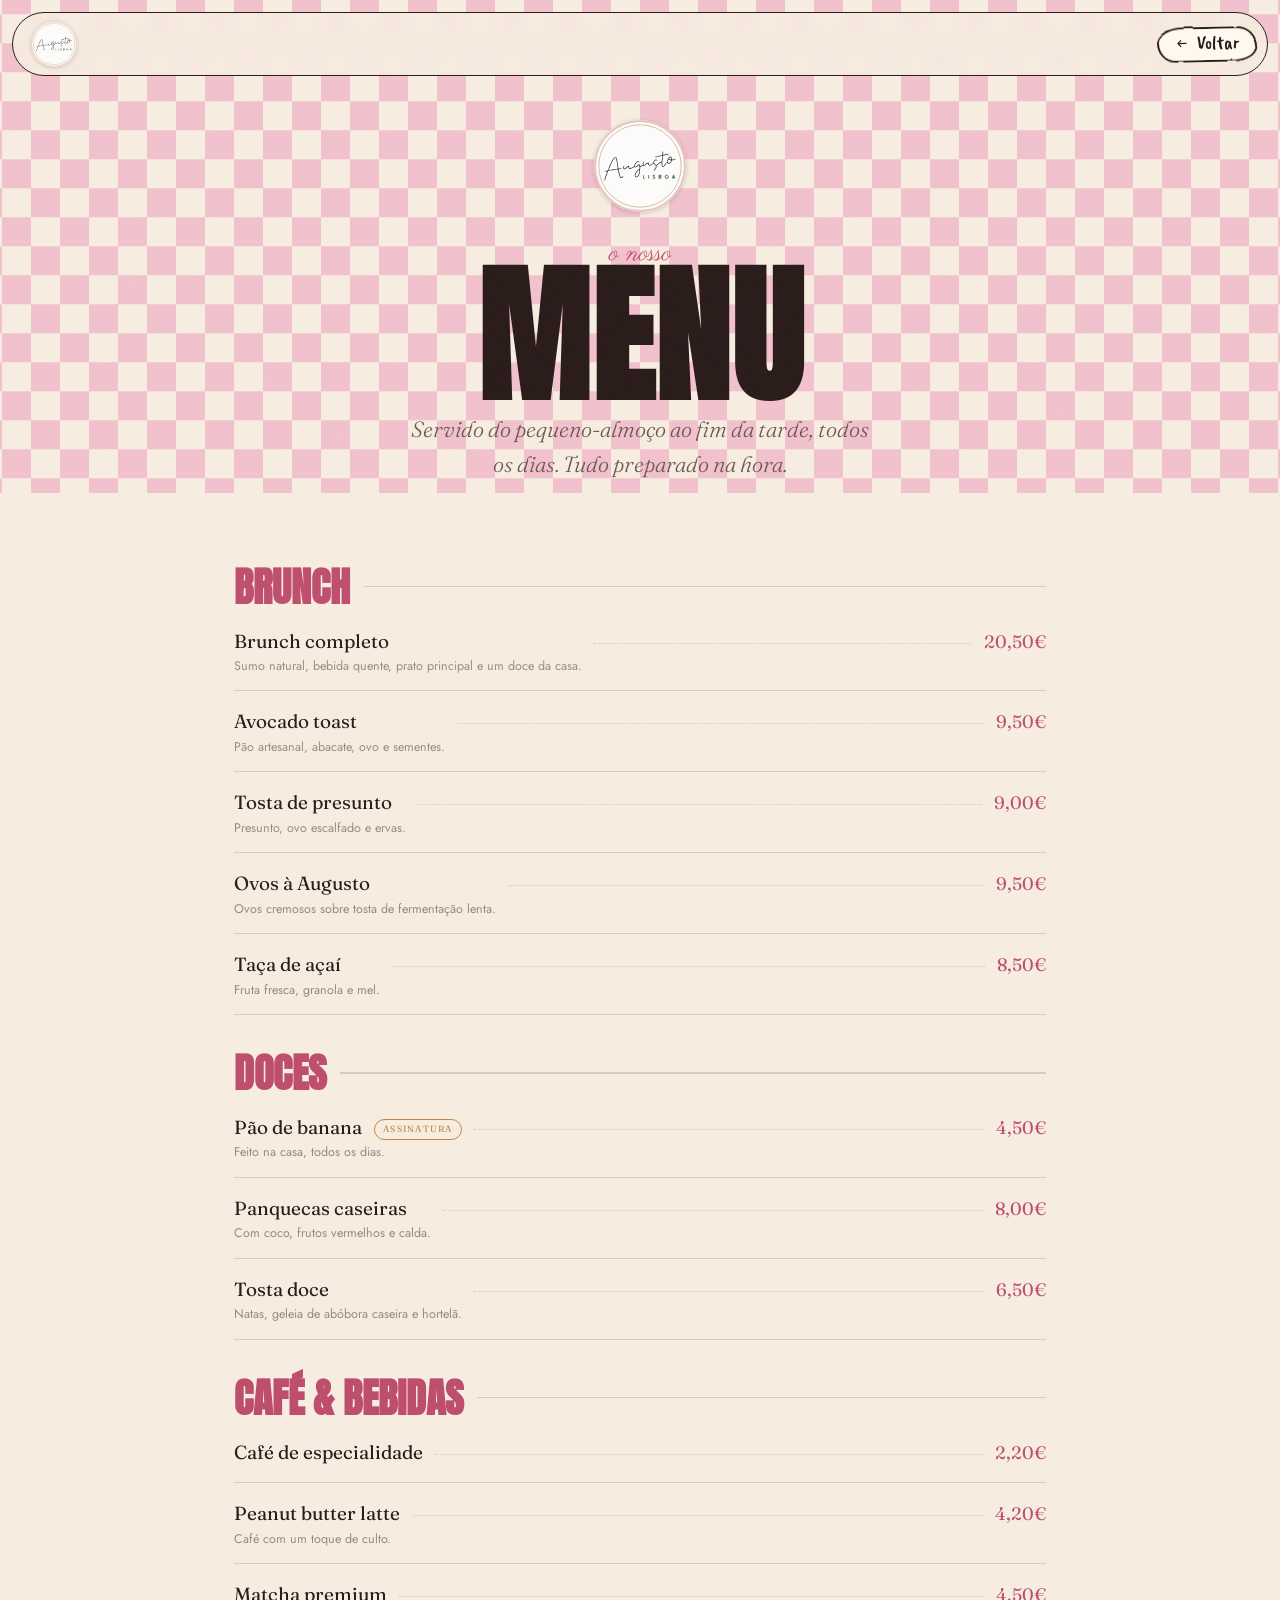
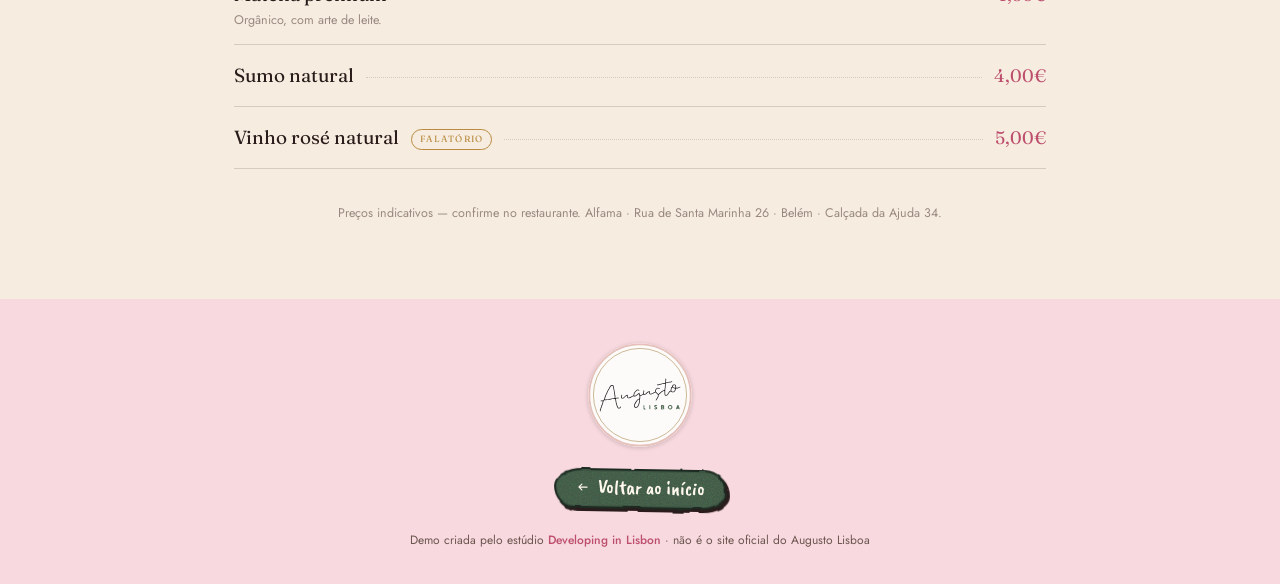
<file: augusto-lisboa/menu.html>
<!doctype html>
<html lang="pt">
<head>
<meta charset="utf-8">
<meta name="viewport" content="width=device-width, initial-scale=1">
<title>Menu · Augusto Lisboa</title>
<meta name="description" content="Menu do Augusto Lisboa — brunch, tostas, doces, café de especialidade. Alfama & Belém.">
<meta name="theme-color" content="#f6ede0">
<link rel="preconnect" href="https://fonts.googleapis.com">
<link rel="preconnect" href="https://fonts.gstatic.com" crossorigin>
<link href="https://fonts.googleapis.com/css2?family=Anton&family=Fraunces:ital,opsz,wght@0,9..144,300..600;1,9..144,300..500&family=Jost:wght@300;400;500;600&family=Parisienne&family=Caveat+Brush&display=swap" rel="stylesheet">
<style>
  @view-transition{navigation:auto}
  :root{
    --cream:#f6ede0; --cream2:#efe2cf; --blush:#f7d9df; --blush-chk:#f1c0cc;
    --rose:#d96e8a; --rose-deep:#bd4e6c; --ink:#2a1c1a; --ink-soft:#6c564f; --muted:#9a8880; --gold:#b98a3f;
    --line:rgba(42,28,26,.16);
    --anton:"Anton",Impact,sans-serif; --disp:"Fraunces",Georgia,serif; --script:"Parisienne",cursive; --sans:"Jost",system-ui,sans-serif; --hand:"Caveat Brush","Segoe Print",cursive; --sage-deep:#3d5443;
  }
  *{box-sizing:border-box}
  html{scroll-behavior:smooth; background:var(--cream); -webkit-text-size-adjust:100%}
  html,body{width:100%; overflow-x:hidden}
  body{margin:0; background:var(--cream); color:var(--ink); font-family:var(--sans); line-height:1.6; min-height:100svh; -webkit-font-smoothing:antialiased}
  h1,h2{margin:0; line-height:1}
  a{color:inherit; text-decoration:none}
  .grain{position:fixed; inset:0; z-index:9999; pointer-events:none; opacity:.1; mix-blend-mode:overlay; background-size:170px;
    background-image:url("data:image/svg+xml,%3Csvg xmlns='http://www.w3.org/2000/svg' width='170' height='170'%3E%3Cfilter id='n'%3E%3CfeTurbulence type='fractalNoise' baseFrequency='0.9' numOctaves='3' stitchTiles='stitch'/%3E%3C/filter%3E%3Crect width='100%25' height='100%25' filter='url(%23n)'/%3E%3C/svg%3E")}
  .checker{background:repeating-conic-gradient(var(--blush-chk) 0% 25%, var(--cream) 0% 50%) 50% / 58px 58px}

  /* logótipo emblema (recriação vetorial do logo circular) */
  .logo-badge{display:inline-block; width:46px; aspect-ratio:1; flex:none; line-height:0; border-radius:50%; box-shadow:0 1px 4px rgba(42,28,26,.2)}
  .logo-badge img{width:100%; height:100%; display:block}

  nav{position:fixed; top:12px; left:12px; right:12px; z-index:100; display:flex; align-items:center; justify-content:space-between;
    padding:8px 10px 8px 18px; border-radius:999px; border:1.5px solid var(--ink); background:rgba(246,237,224,.86); backdrop-filter:blur(10px)}
  nav .brand{font-family:var(--script); font-size:27px; color:var(--ink)}
  /* cápsulas feitas à mão (iguais às da página principal) */
  nav .back,.foot a.home{--p-bg:#fff8ee; --p-line:var(--ink); --p-ink:var(--ink); --p-sh:transparent;
    position:relative; isolation:isolate; display:inline-flex; align-items:center; gap:8px; padding:6px 18px 8px;
    font-family:var(--hand); font-size:19px; line-height:1.1; color:var(--p-ink); rotate:-1.2deg; transition:rotate .35s cubic-bezier(.2,.7,.2,1), translate .25s ease}
  .foot a.home{margin-top:22px; rotate:1deg; --p-bg:var(--sage-deep); --p-line:#1f2c22; --p-ink:#fff8ee; --p-sh:var(--ink); font-size:20px; padding:8px 22px 10px}
  nav .back::before,.foot a.home::before,nav .back::after,.foot a.home::after{content:""; position:absolute; inset:0; border-radius:38px 30px 36px 28px / 24px 30px 22px 30px; pointer-events:none}
  nav .back::before,.foot a.home::before{z-index:-2; background:var(--p-bg); border:2px solid var(--p-line); box-shadow:3px 3px 0 var(--p-sh); filter:url(#rough-edge); transition:background .25s}
  nav .back::after,.foot a.home::after{z-index:-1; inset:3px; opacity:.5; mix-blend-mode:overlay; background-size:130px;
    background-image:url("data:image/svg+xml,%3Csvg xmlns='http://www.w3.org/2000/svg' width='130' height='130'%3E%3Cfilter id='p'%3E%3CfeTurbulence type='fractalNoise' baseFrequency='1.1' numOctaves='2' stitchTiles='stitch'/%3E%3C/filter%3E%3Crect width='100%25' height='100%25' filter='url(%23p)'/%3E%3C/svg%3E")}
  nav .back:hover,.foot a.home:hover{rotate:0deg; translate:0 -2px}
  nav .back:hover{--p-bg:#f6c8cc}
  .foot a.home:hover{--p-bg:#2f4234}
  nav .back svg{width:14px; height:14px; fill:none; stroke:currentColor; stroke-width:2; stroke-linecap:round; stroke-linejoin:round}

  .wrap{max-width:860px; margin:0 auto; padding:0 24px}
  header.top{padding:120px 0 10px; text-align:center}
  header.top .script{font-family:var(--script); font-size:26px; color:var(--rose-deep)}
  header.top h1{font-family:var(--anton); font-size:clamp(70px,22vw,150px); color:var(--ink); text-transform:uppercase; line-height:.82; letter-spacing:.01em}
  header.top p{font-family:var(--disp); font-style:italic; font-weight:300; font-size:clamp(17px,4.4vw,22px); color:var(--ink-soft); max-width:34ch; margin:14px auto 0}

  .menu-body{padding:36px 0 20px}
  .cat{margin-top:40px}
  .cat-head{display:flex; align-items:center; gap:14px; margin-bottom:6px}
  .cat-head h2{font-family:var(--anton); font-size:clamp(26px,7vw,40px); text-transform:uppercase; color:var(--rose-deep); line-height:.9}
  .cat-head .ln{flex:1; height:1.5px; background:var(--line)}
  .mi{display:flex; align-items:baseline; gap:12px; padding:15px 0; border-bottom:1px solid var(--line)}
  .mi .n{font-family:var(--disp); font-size:19px}
  .mi .n small{display:block; font-family:var(--sans); font-size:12.5px; color:var(--muted); margin-top:2px; line-height:1.4}
  .mi .dots{flex:1; border-bottom:1px dotted var(--line); transform:translateY(-4px); min-width:16px}
  .mi .p{font-family:var(--disp); font-size:18px; color:var(--rose-deep); white-space:nowrap}
  .tag{display:inline-block; font-size:9px; letter-spacing:.14em; text-transform:uppercase; color:var(--gold); border:1px solid var(--gold); border-radius:999px; padding:2px 8px; margin-left:8px; vertical-align:middle}
  .note{margin:34px 0 0; font-size:12.5px; color:var(--muted); text-align:center}

  .foot{background:var(--blush); margin-top:56px; text-align:center; padding:44px 22px calc(34px + env(safe-area-inset-bottom))}
  .foot .brand{font-family:var(--script); font-size:40px}
  .foot .sub{letter-spacing:.42em; text-transform:uppercase; font-size:11px; color:var(--ink-soft); margin-top:2px}
  .foot a.home svg{width:14px;height:14px;fill:none;stroke:currentColor;stroke-width:2;stroke-linecap:round;stroke-linejoin:round}
  .credit{font-size:12px; color:var(--ink-soft); margin-top:22px}
  .credit a{color:var(--rose-deep); font-weight:500}

  .reveal{opacity:0; transform:translateY(22px); transition:opacity .8s cubic-bezier(.2,.7,.2,1), transform .8s cubic-bezier(.2,.7,.2,1)}
  .reveal.in{opacity:1; transform:none}
  @media(prefers-reduced-motion:reduce){.reveal{opacity:1;transform:none;transition:none} .grain{display:none}}
</style>
</head>
<body>
<svg width="0" height="0" style="position:absolute" aria-hidden="true"><defs><filter id="rough-edge" x="-4%" y="-30%" width="108%" height="160%"><feTurbulence type="fractalNoise" baseFrequency="0.045" numOctaves="2" seed="7" result="n"/><feDisplacementMap in="SourceGraphic" in2="n" scale="3.5" xChannelSelector="R" yChannelSelector="G"/></filter></defs></svg>
  <div class="grain" aria-hidden="true"></div>

  <nav>
    <a class="brand" href="index.html" aria-label="Augusto Lisboa — início" style="line-height:0">
      <span class="logo-badge"><img src="assets/augusto-logo.svg" alt="Augusto Lisboa" width="150" height="150"></span>
    </a>
    <a class="back" href="index.html"><svg viewBox="0 0 24 24"><path d="M10 7l-5 5 5 5M5 12h14"/></svg>Voltar</a>
  </nav>

  <header class="top checker">
    <div class="wrap">
      <span class="logo-badge" style="width:92px;margin-bottom:14px"><img src="assets/augusto-logo.svg" alt="Augusto Lisboa" width="150" height="150"></span>
      <div class="script">o nosso</div>
      <h1>Menu</h1>
      <p>Servido do pequeno-almoço ao fim da tarde, todos os dias. Tudo preparado na hora.</p>
    </div>
  </header>

  <main class="menu-body">
    <div class="wrap">
      <section class="cat reveal">
        <div class="cat-head"><h2>Brunch</h2><span class="ln"></span></div>
        <div class="mi"><span class="n">Brunch completo<small>Sumo natural, bebida quente, prato principal e um doce da casa.</small></span><span class="dots"></span><span class="p">20,50€</span></div>
        <div class="mi"><span class="n">Avocado toast<small>Pão artesanal, abacate, ovo e sementes.</small></span><span class="dots"></span><span class="p">9,50€</span></div>
        <div class="mi"><span class="n">Tosta de presunto<small>Presunto, ovo escalfado e ervas.</small></span><span class="dots"></span><span class="p">9,00€</span></div>
        <div class="mi"><span class="n">Ovos à Augusto<small>Ovos cremosos sobre tosta de fermentação lenta.</small></span><span class="dots"></span><span class="p">9,50€</span></div>
        <div class="mi"><span class="n">Taça de açaí<small>Fruta fresca, granola e mel.</small></span><span class="dots"></span><span class="p">8,50€</span></div>
      </section>

      <section class="cat reveal">
        <div class="cat-head"><h2>Doces</h2><span class="ln"></span></div>
        <div class="mi"><span class="n">Pão de banana <span class="tag">assinatura</span><small>Feito na casa, todos os dias.</small></span><span class="dots"></span><span class="p">4,50€</span></div>
        <div class="mi"><span class="n">Panquecas caseiras<small>Com coco, frutos vermelhos e calda.</small></span><span class="dots"></span><span class="p">8,00€</span></div>
        <div class="mi"><span class="n">Tosta doce<small>Natas, geleia de abóbora caseira e hortelã.</small></span><span class="dots"></span><span class="p">6,50€</span></div>
      </section>

      <section class="cat reveal">
        <div class="cat-head"><h2>Café &amp; Bebidas</h2><span class="ln"></span></div>
        <div class="mi"><span class="n">Café de especialidade</span><span class="dots"></span><span class="p">2,20€</span></div>
        <div class="mi"><span class="n">Peanut butter latte<small>Café com um toque de culto.</small></span><span class="dots"></span><span class="p">4,20€</span></div>
        <div class="mi"><span class="n">Matcha premium<small>Orgânico, com arte de leite.</small></span><span class="dots"></span><span class="p">4,50€</span></div>
        <div class="mi"><span class="n">Sumo natural</span><span class="dots"></span><span class="p">4,00€</span></div>
        <div class="mi"><span class="n">Vinho rosé natural <span class="tag">falatório</span></span><span class="dots"></span><span class="p">5,00€</span></div>
      </section>

      <p class="note">Preços indicativos — confirme no restaurante. Alfama · Rua de Santa Marinha 26 · Belém · Calçada da Ajuda 34.</p>
    </div>
  </main>

  <footer class="foot">
    <span class="logo-badge" style="width:104px; display:block; margin:0 auto"><img src="assets/augusto-logo.svg" alt="Augusto Lisboa" width="150" height="150"></span>
    <a class="home" href="index.html"><svg viewBox="0 0 24 24"><path d="M10 7l-5 5 5 5M5 12h14"/></svg>Voltar ao início</a>
    <div class="credit">Demo criada pelo estúdio <a href="https://developinginlisbon.com" target="_blank" rel="noopener">Developing in Lisbon</a> · não é o site oficial do Augusto Lisboa</div>
  </footer>

<script>
  var io=new IntersectionObserver(function(es){es.forEach(function(e){if(e.isIntersecting){e.target.classList.add('in');io.unobserve(e.target);}});},{threshold:0,rootMargin:'0px 0px -8% 0px'});
  document.querySelectorAll('.reveal').forEach(function(el){io.observe(el);});

  // transição de página suave de volta ao início (fallback sem View Transitions)
  var rm2 = window.matchMedia && matchMedia('(prefers-reduced-motion: reduce)').matches;
  if(!('startViewTransition' in document) && !rm2){
    document.addEventListener('click',function(e){
      var a=e.target.closest('a[href="index.html"]');
      if(a && !e.metaKey && !e.ctrlKey){
        e.preventDefault();
        document.body.style.transition='opacity .34s ease';
        document.body.style.opacity='0';
        setTimeout(function(){location.href='index.html';},300);
      }
    });
    window.addEventListener('pageshow',function(){ document.body.style.opacity='1'; });
  }
</script>
</body>
</html>
</file>
<file: augusto-lisboa/assets/story.css>
/* Layered editorial scenes. All masks retain the original photographic pixels. */
.story{position:relative;isolation:isolate;overflow:hidden;background:var(--scene-bg);color:var(--scene-ink);display:grid;place-items:center}
.story-bom{--scene-bg:#f4bdc3;--scene-ink:#073b19}
.story-doce{--scene-bg:#f3dfbf;--scene-ink:#970d08}
.story-boa{--scene-bg:#730b13;--scene-ink:#ff451b}
.story-matcha{--scene-bg:#f1bec5;--scene-ink:#425b2c;background:linear-gradient(#425b2c 0 36.6%,#f1bec5 36.6%)}
.story-time{--scene-bg:#241b17;--scene-ink:#f7e9c5}
.story::after{content:"";position:absolute;inset:0;z-index:8;pointer-events:none;opacity:.15;background:url("data:image/svg+xml,%3Csvg xmlns='http://www.w3.org/2000/svg' width='180' height='180'%3E%3Cfilter id='paper'%3E%3CfeTurbulence type='fractalNoise' baseFrequency='.72' numOctaves='3' stitchTiles='stitch'/%3E%3C/filter%3E%3Cpath fill='%23000' filter='url(%23paper)' d='M0 0h180v180H0z'/%3E%3C/svg%3E");mix-blend-mode:multiply}
.story-stage{position:relative;width:100%;max-width:760px;aspect-ratio:1122/1402;container-type:inline-size;isolation:isolate}
.story-brand{position:absolute;top:1%;left:0;right:0;text-align:center;z-index:4;line-height:1}
.story-brand>span{font-family:var(--script);font-size:10cqw;display:block}
.story-brand small{display:block;font-family:var(--sans);font-size:1.9cqw;letter-spacing:.5em;font-weight:600;margin-top:.6cqw;padding-left:.5em}
/* palavra real do logo (vetor), pintada com a cor de cada cena */
.story-brand .wm,.time-signature .wm{display:block;margin:0 auto;aspect-ratio:120/52;background:currentColor;-webkit-mask:url("augusto-wordmark.svg") center/contain no-repeat;mask:url("augusto-wordmark.svg") center/contain no-repeat}
.story-brand .wm{width:30cqw}
.time-signature .wm{width:24cqw}
.story-matcha .story-brand .wm{width:50cqw}
.story-type{position:absolute;inset:10% 1.6% 4%;display:flex;flex-direction:column;justify-content:space-between;font-family:var(--anton);font-weight:400;line-height:.93;letter-spacing:-.035em;text-align:center;z-index:1}
.build-word{display:block;transform-origin:50% 100%;font-size:44cqw}
.story-bom .story-type{font-family:'Archivo Black',Impact,sans-serif;inset:11% 1% 5%;line-height:.92;letter-spacing:-.07em}
.story-bom .build-word{font-size:44cqw}
.story-bom .word-2{font-size:25.5cqw;letter-spacing:-.065em}
.story-doce .build-word{font-size:47cqw;transform:scaleY(1.17)}
.story-doce .story-type{inset:13% 1% 9%}
.story-boa .story-type{inset:10% 2% 6%}
.story-boa .word-0{font-size:39cqw}
.story-boa .word-1{font-size:19.2cqw;letter-spacing:-.035em;transform:scaleY(1.6);transform-origin:50% 100%}
.story-cutout{position:absolute;inset:0;width:100%;height:100%;z-index:2;overflow:visible;pointer-events:none}
.story-caption{position:absolute;bottom:1.6%;left:0;right:0;margin:0;text-align:center;font-size:2.5cqw;letter-spacing:.24em;font-weight:600;z-index:3}
.story-bom .story-caption{bottom:2%;left:28%;right:28%;border-radius:99px;background:#f7ead1;padding:.8cqw 0;font-family:'Archivo Black',sans-serif;letter-spacing:0;font-size:2.8cqw}
.story-boa .story-brand,.story-boa .story-caption{color:#f4deb4}
.story-matcha .story-brand{color:#f4e3bf;top:2%}
.story-matcha .story-brand>span{font-size:18cqw}
.story-matcha .story-type{inset:22% 4% 11%;font-family:var(--sans);letter-spacing:.12em;z-index:3;pointer-events:none}
.story-matcha .word-0{font-size:3.5cqw;color:#f4e3bf;font-weight:500}
.story-matcha .word-1{font-size:6cqw;letter-spacing:.08em;text-align:left;padding-left:7%}
.story-matcha .story-caption{bottom:7%;letter-spacing:0;font-size:3cqw;left:11%;right:auto;font-weight:400}
.matcha-paper{position:absolute;inset:29% 5.7% 2.4%;background:#f4e3bf;z-index:0;mask:radial-gradient(2.6cqw at 50% 0,transparent 98%,#000 100%) 50% 0/8.6cqw 100%}
.matcha-note{position:absolute;top:33%;left:10.5%;z-index:3;line-height:1.05;font-size:3.5cqw;margin:0}
.story-margin{display:none}
.time-photo{position:absolute;inset:0;width:100%;height:100%;object-fit:cover;filter:sepia(.17) saturate(.86)}
.time-type{position:absolute;inset:7% 5% 9%;display:flex;flex-direction:column;justify-content:space-between;color:#f8e9c3;line-height:.8;font-family:'Archivo Black',Impact,sans-serif}
.time-type span{font-size:30cqw;letter-spacing:.09em;transform:rotate(-9deg)}
.time-type span:nth-child(2){font-size:23cqw;align-self:center;margin-top:-38%;transform:rotate(-12deg)}
.time-type span:last-child{font-size:31cqw;transform:rotate(-7deg)}
.time-signature{position:absolute;bottom:2%;left:0;right:0;text-align:center;color:#f8e9c3;line-height:1}
.time-signature .script{font-size:7cqw;display:block}
.time-signature small{font-size:1.6cqw;letter-spacing:.5em}
/* Progressive enhancement: content is visible until the observer is ready. */
.story.motion-ready .build-piece,.story.motion-ready .build-word{opacity:0;translate:0 35px;transition:opacity 1.1s ease,translate 1.5s cubic-bezier(.16,1,.3,1),scale 1.6s cubic-bezier(.16,1,.3,1);transition-delay:calc(.12s + var(--i,0)*.16s)}
.story.motion-ready .story-cutout{translate:0 75px;scale:.94;transition-delay:.42s}
.story.motion-ready .story-caption,.story.motion-ready .time-signature{transition-delay:.8s}
.story.motion-ready .story-brand{transition-delay:.05s}
.story.motion-ready.is-built .build-piece,.story.motion-ready.is-built .build-word{opacity:1;translate:0 0;scale:1}
.story.motion-ready .time-photo{translate:0 0;scale:1.05}
.story.motion-ready.is-built .time-photo{scale:1}
.grain{animation:none;opacity:.065}
a:focus-visible,button:focus-visible{outline:3px solid var(--rose-deep);outline-offset:5px}
section[id]{scroll-margin-top:86px}
@media(min-width:900px){
 .story-stage{width:min(70vw,calc(96svh * .8));min-width:480px;max-width:800px}
 .story-margin{display:flex;position:absolute;inset:0 5%;align-items:center;justify-content:space-between;font-size:10px;letter-spacing:.18em;pointer-events:none}
 .story-margin>span{writing-mode:vertical-rl}
 .story-margin{writing-mode:vertical-rl}
 .story-time .story-margin{color:#f4deb4}
}
@media(max-width:380px){nav{top:8px;left:8px;right:8px}.story-caption{font-size:2.7cqw}}
@media(prefers-reduced-motion:reduce){
 html{scroll-behavior:auto!important}
 *,*::before,*::after{animation:none!important;transition:none!important}
 .story.motion-ready .build-piece,.story.motion-ready .build-word{opacity:1;translate:none;scale:1}
}
.story-bom .word-0{font-size:40cqw}
.time-hands{position:absolute;inset:0;width:100%;height:100%;pointer-events:none;filter:sepia(.17) saturate(.86)}

/* ajuste: esconder etiquetas de margem (posicionamento inconsistente no desktop) */
.story-margin{display:none!important}
</file>
